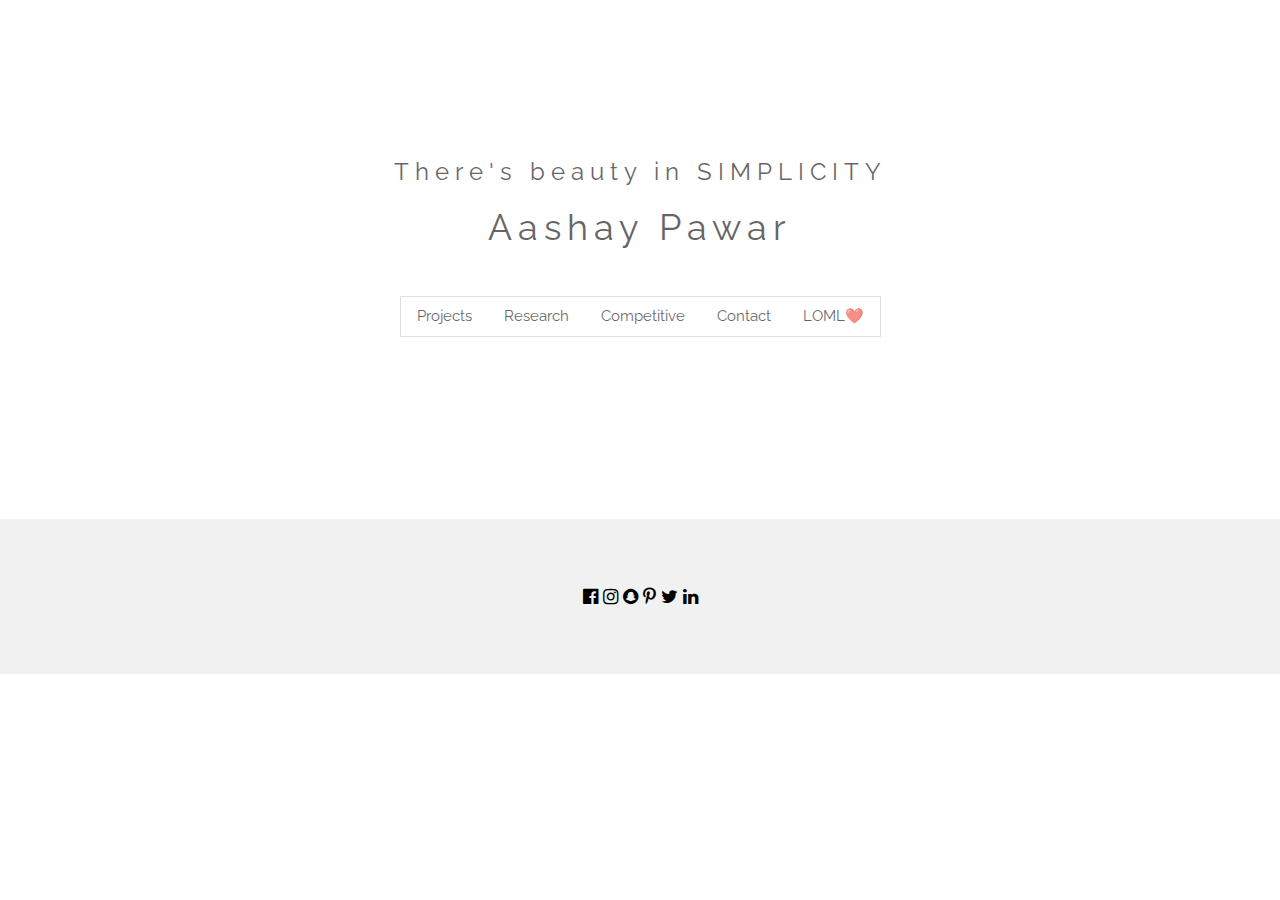
<file: index.html>
<!DOCTYPE html>
<html>
<head>
<title>Extended Profile</title>
<meta charset="UTF-8">
<meta name="viewport" content="width=device-width, initial-scale=1">
<link rel="stylesheet" href="https://www.w3schools.com/w3css/4/w3.css">
<link rel="stylesheet" href="https://fonts.googleapis.com/css?family=Raleway">
<link rel="stylesheet" href="https://cdnjs.cloudflare.com/ajax/libs/font-awesome/4.7.0/css/font-awesome.min.css">
<style>
body,h1 {font-family: "Raleway", Arial, sans-serif}
h1 {letter-spacing: 6px}
.w3-row-padding img {margin-bottom: 12px}
</style>
</head>
<body>

<!-- !PAGE CONTENT! -->
<div class="w3-content" style="max-width:1500px">

<!-- Header -->
<header class="w3-panel w3-center w3-opacity" style="padding:128px 16px">
  <h1 class="w3-xlarge">There's beauty in SIMPLICITY</h1>
  <h1>Aashay Pawar</h1>
  
  <div class="w3-padding-32">
    <div class="w3-bar w3-border">
      <a href="projects.html" class="w3-bar-item w3-button">Projects</a>
      <a href="research.html" class="w3-bar-item w3-button">Research</a>
      <a href="competitive.html" class="w3-bar-item w3-button">Competitive</a>
      <a href="contact.html" class="w3-bar-item w3-button">Contact</a>
      <a href="LOML.html" class="w3-bar-item w3-button">LOML❤️</a>
    </div>
  </div>
</header>
  
<!-- End Page Content -->
</div>

<!-- Footer -->
<footer class="w3-container w3-padding-64 w3-light-grey w3-center w3-large"> 
  <i class="fa fa-facebook-official w3-hover-opacity"></i>
  <i class="fa fa-instagram w3-hover-opacity"></i>
  <i class="fa fa-snapchat w3-hover-opacity"></i>
  <i class="fa fa-pinterest-p w3-hover-opacity"></i>
  <i class="fa fa-twitter w3-hover-opacity"></i>
  <i class="fa fa-linkedin w3-hover-opacity"></i>
</footer>

</body>
</html>
</file>
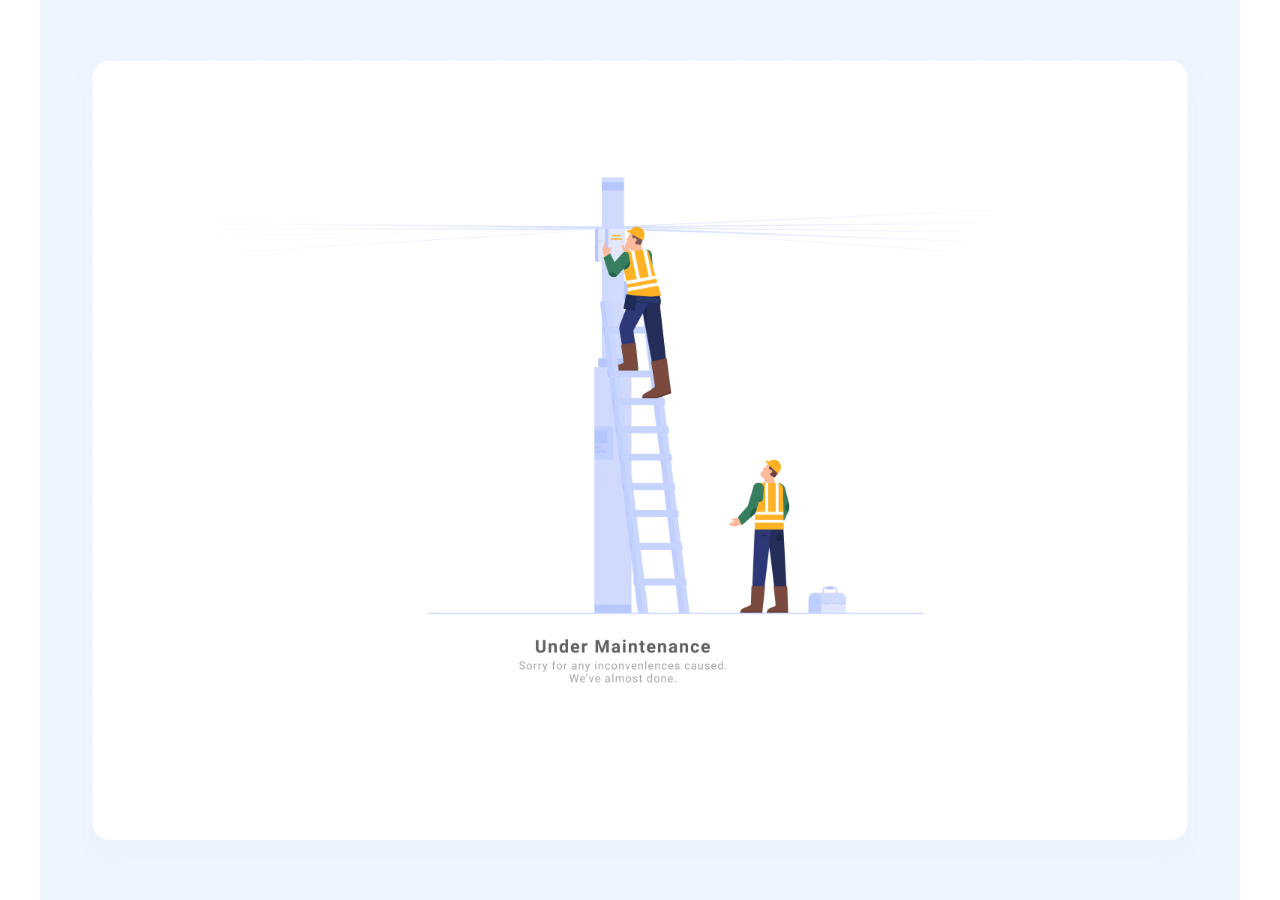
<file: competitive.html>
<html>
<head>
    <title>Competitive</title>
    <style>
        * {
            margin: 0;
            padding: 0;
        }
        .imgbox {
            display: grid;
            height: 100%;
        }
        .center-fit {
            max-width: 100%;
            max-height: 100vh;
            margin: auto;
        }
    </style>
</head>
<body>
<div class="imgbox">
    <img class="center-fit" src='undermaintainence.jpeg'>
</div>
</body>
</html>
</file>
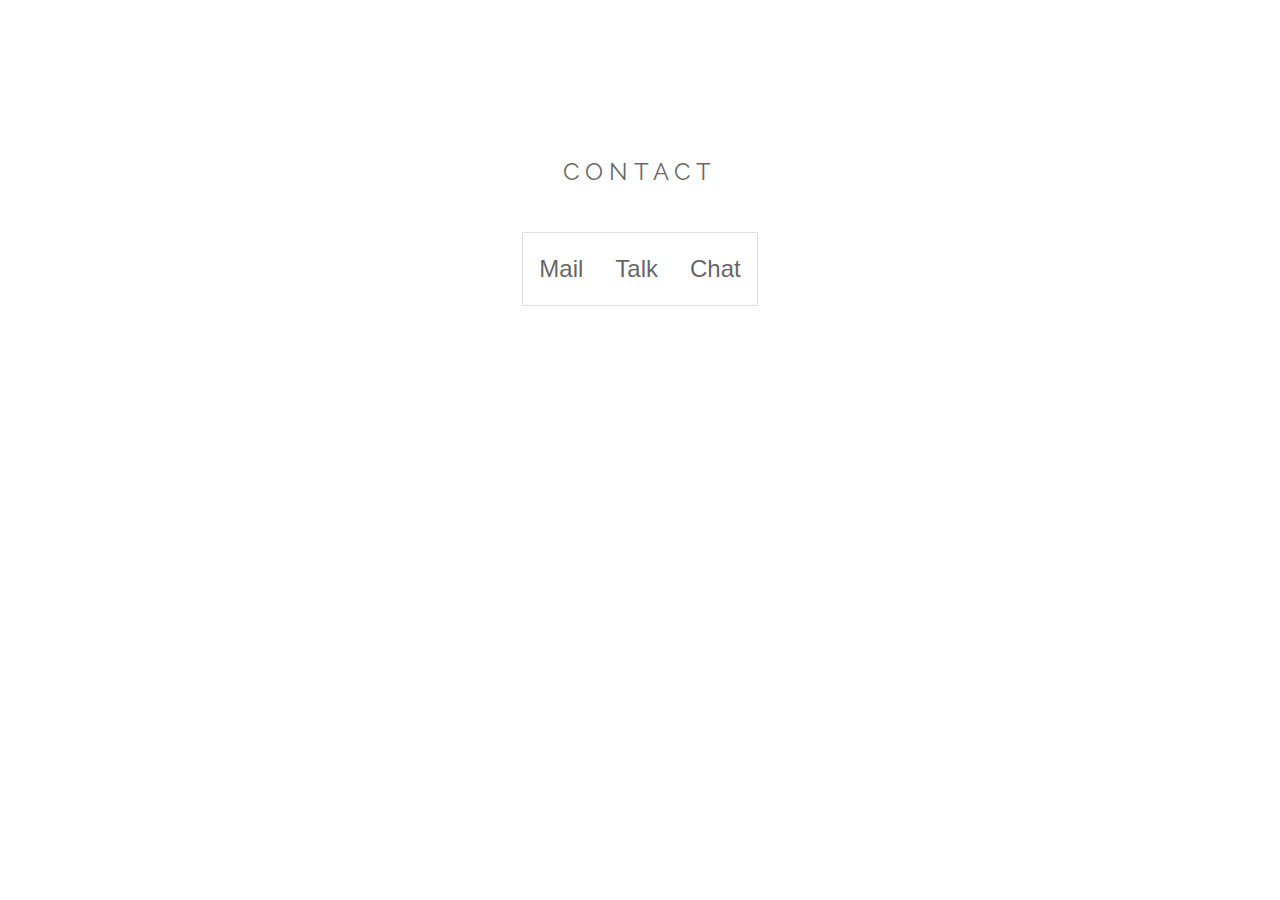
<file: contact.html>
<!DOCTYPE html>
<html>
<head>
<title>Contact</title>
<meta charset="UTF-8">
<meta name="viewport" content="width=device-width, initial-scale=1">
<link rel="stylesheet" href="https://www.w3schools.com/w3css/4/w3.css">
<link rel="stylesheet" href="https://fonts.googleapis.com/css?family=Raleway">
<link rel="stylesheet" href="https://cdnjs.cloudflare.com/ajax/libs/font-awesome/4.7.0/css/font-awesome.min.css">
<style>
body,h1 {font-family: "Raleway", Arial, sans-serif}
h1 {letter-spacing: 6px}
.w3-row-padding img {margin-bottom: 12px}
</style>
</head>
<body>

<!-- !PAGE CONTENT! -->
<div class="w3-content" style="max-width:1500px">

<!-- Header -->
<header class="w3-panel w3-center w3-opacity" style="padding:128px 16px">
  <h1 class="w3-xlarge">CONTACT</h1>
  
  
  <div class="w3-padding-32">
    <div class="w3-bar w3-border">
      <a href="mailto:pawar.aa@northeastern.edu" class="w3-bar-item w3-button"><h3>Mail</h3></a>
      <a href="tel:+16172384119" class="w3-bar-item w3-button"><h3>Talk</h3></a>
      <a href="sms:+16172384119" class="w3-bar-item w3-button"><h3>Chat</h3></a>
    </div>
  </div>
</header>
  
<!-- End Page Content -->
</div>


</body>
</html>
</file>
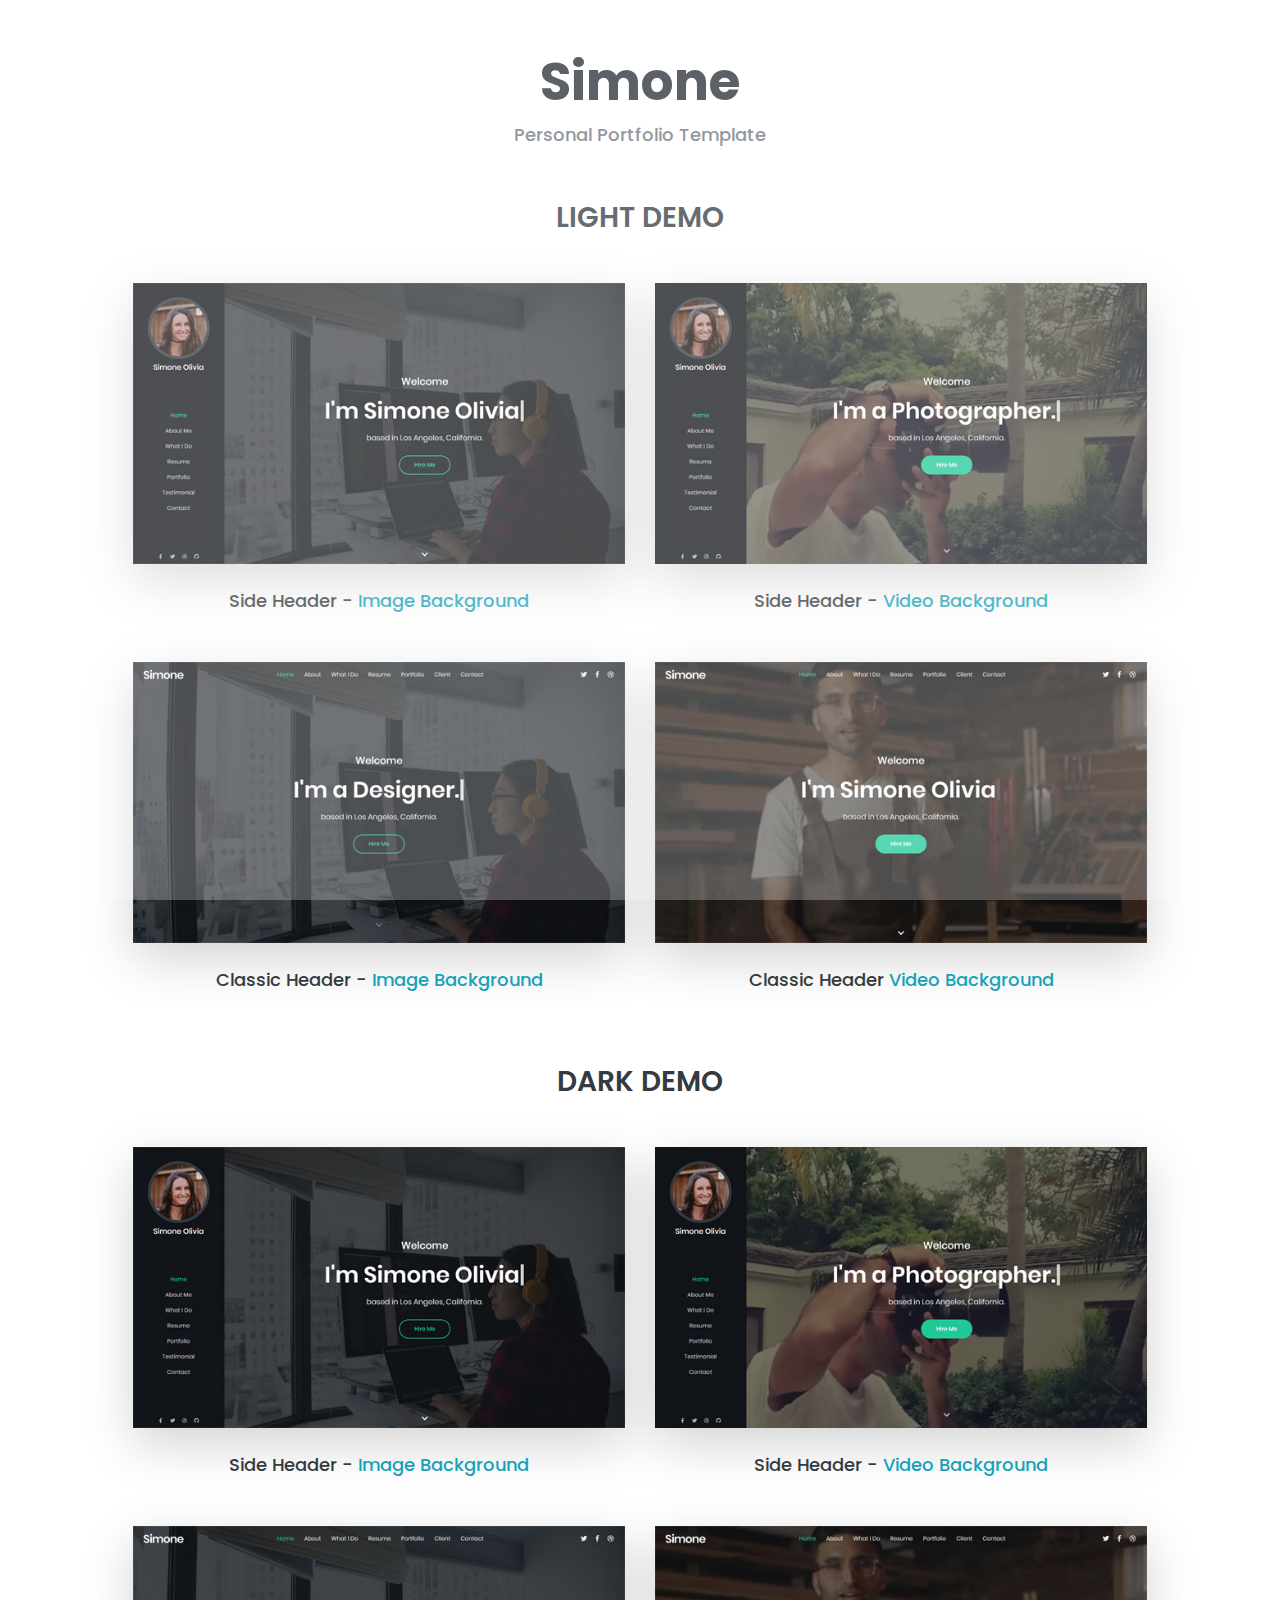
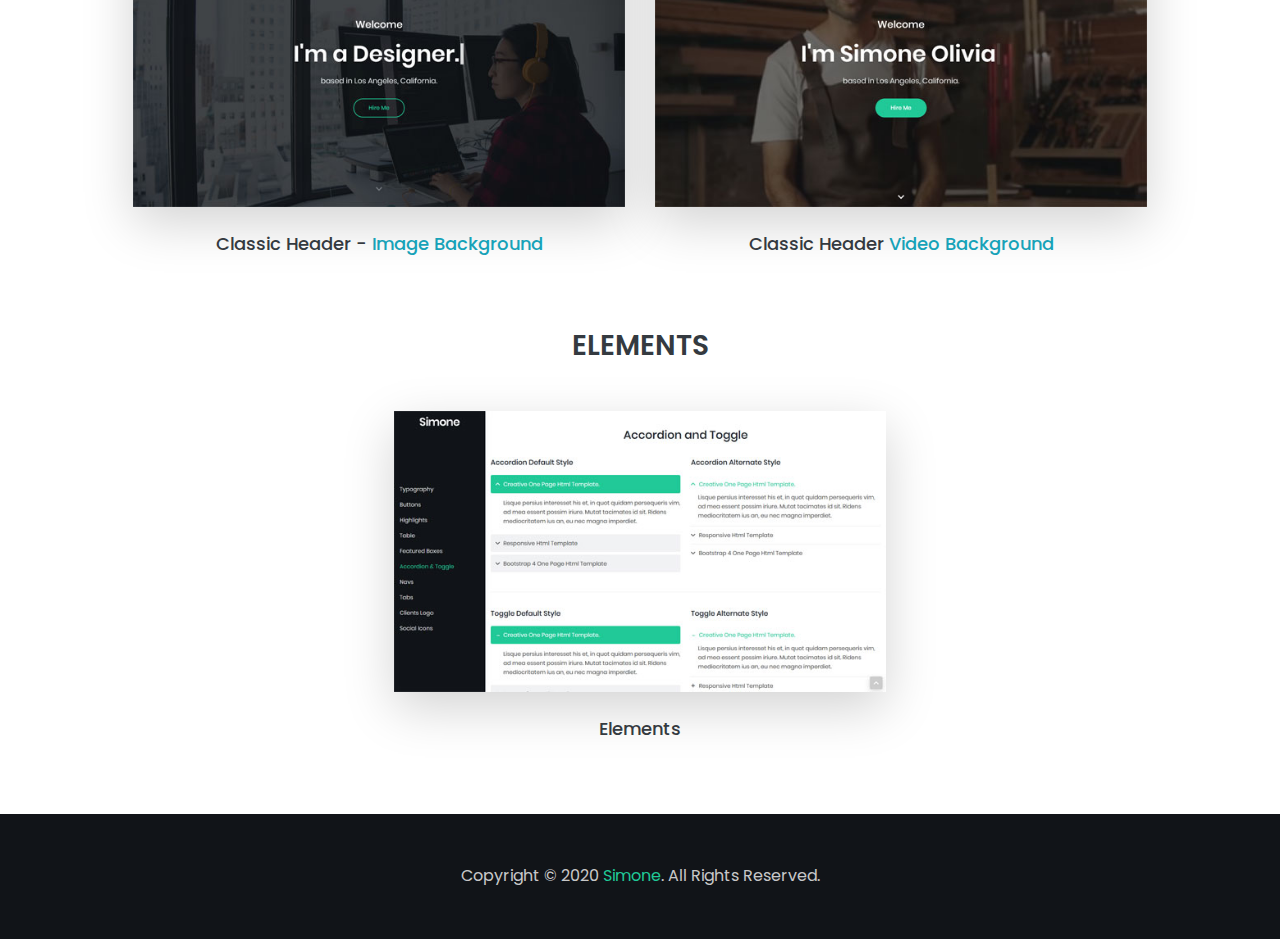
<file: demos.html>
<!DOCTYPE html>
<html lang="en">
<head>
<meta charset="utf-8" />
<meta http-equiv="X-UA-Compatible" content="IE=edge">
<meta name="viewport" content="width=device-width, initial-scale=1">
<link href="images/favicon.png" rel="icon" />
<title>Simone - Personal Portfolio Template</title>
<meta name="author" content="harnishdesign.net">

<!-- Web Fonts
======================= -->
<link rel='stylesheet' href='https://fonts.googleapis.com/css?family=Poppins:100,200,300,400,500,600,700,800,900' type='text/css'>

<!-- Stylesheet
======================= -->
<link rel="stylesheet" type="text/css" href="vendor/bootstrap/css/bootstrap.min.css"/>
<link rel="stylesheet" type="text/css" href="css/stylesheet.css"/>
</head>
<body>

<!-- Preloader -->
<div class="preloader">
  <div class="lds-ellipsis">
    <div></div>
    <div></div>
    <div></div>
    <div></div>
  </div>
</div>
<!-- Preloader End --> 

<div id="main-wrapper"> 

<!-- Header -->
<header class="text-center bg-white py-5">
  <h1 class="text-13 font-weight-700">Simone</h1>
  <h2 class="text-muted text-4">Personal Portfolio Template</h2>
</header>
<div class="container text-center pb-5">
  <h2 class="text-7 mb-4 text-dark text-uppercase font-weight-600">Light Demo</h2>
  <div class="row mx-lg-5">
    <div class="col-md-6 my-4"> <a class="text-dark" target="_blank" href="index.html"><img src="images/demos/index.jpg" class="img-fluid shadow-lg" alt="image"> <span class="text-4 font-weight-500 pt-3 d-block">Side Header - <span class="text-info">Image Background</span></span> </a> </div>
	<div class="col-md-6 my-4"> <a class="text-dark" target="_blank" href="index-video-youtube.html"><img src="images/demos/index-video.jpg" class="img-fluid shadow-lg" alt="image"> <span class="text-4 font-weight-500 pt-3 d-block">Side Header - <span class="text-info">Video Background</span></span> </a> </div>
	
	<div class="col-md-6 my-4"> <a class="text-dark" target="_blank" href="index-classic-header.html"><img src="images/demos/index-classic-header.jpg" class="img-fluid shadow-lg" alt="image"> <span class="text-4 font-weight-500 pt-3 d-block">Classic Header - <span class="text-info">Image Background</span></span> </a> </div>
	<div class="col-md-6 my-4"> <a class="text-dark" target="_blank" href="index-video-youtube-classic-header.html"><img src="images/demos/index-video-classic-header.jpg" class="img-fluid shadow-lg" alt="image"> <span class="text-4 font-weight-500 pt-3 d-block">Classic Header <span class="text-info">Video Background</span></span> </a> </div>
  </div>
  <h2 class="text-7 mb-4 text-dark text-uppercase font-weight-600 mt-5">Dark Demo</h2>
  <div class="row mx-lg-5">
	<div class="col-md-6 my-4"> <a class="text-dark" target="_blank" href="index-dark.html"><img src="images/demos/index.jpg" class="img-fluid shadow-lg" alt="image"> <span class="text-4 font-weight-500 pt-3 d-block">Side Header - <span class="text-info">Image Background</span></span> </a> </div>
	<div class="col-md-6 my-4"> <a class="text-dark" target="_blank" href="index-video-youtube-dark.html"><img src="images/demos/index-video.jpg" class="img-fluid shadow-lg" alt="image"> <span class="text-4 font-weight-500 pt-3 d-block">Side Header - <span class="text-info">Video Background</span></span> </a> </div>
	<div class="col-md-6 my-4"> <a class="text-dark" target="_blank" href="index-dark-classic-header.html"><img src="images/demos/index-classic-header.jpg" class="img-fluid shadow-lg" alt="image"> <span class="text-4 font-weight-500 pt-3 d-block">Classic Header - <span class="text-info">Image Background</span></span> </a> </div>
	<div class="col-md-6 my-4"> <a class="text-dark" target="_blank" href="index-video-youtube-dark-classic-header.html"><img src="images/demos/index-video-classic-header.jpg" class="img-fluid shadow-lg" alt="image"> <span class="text-4 font-weight-500 pt-3 d-block">Classic Header <span class="text-info">Video Background</span></span> </a> </div>
  </div>
  <h2 class="text-7 mb-4 text-dark text-uppercase font-weight-600 mt-5">Elements</h2>
  <div class="row mx-lg-5 justify-content-center">
	<div class="col-md-6 my-4"> <a class="text-dark" target="_blank" href="elements.html"><img src="images/demos/elements.jpg" class="img-fluid shadow-lg" alt="image"> <span class="text-4 font-weight-500 pt-3 d-block">Elements</span> </a> </div>
  </div>
</div>

<!-- Footer -->
<footer id="footer" class="text-center bg-dark footer-text-light py-5">
  <p class="mb-0">Copyright © 2020 <a href="#">Simone</a>. All Rights Reserved.</p>
</footer>
</div>
<!-- Script --> 
<script src="vendor/jquery/jquery.min.js"></script> 
<script src="vendor/bootstrap/js/bootstrap.bundle.min.js"></script> 
<script src="js/theme.js"></script>
</body>
</html>
</file>
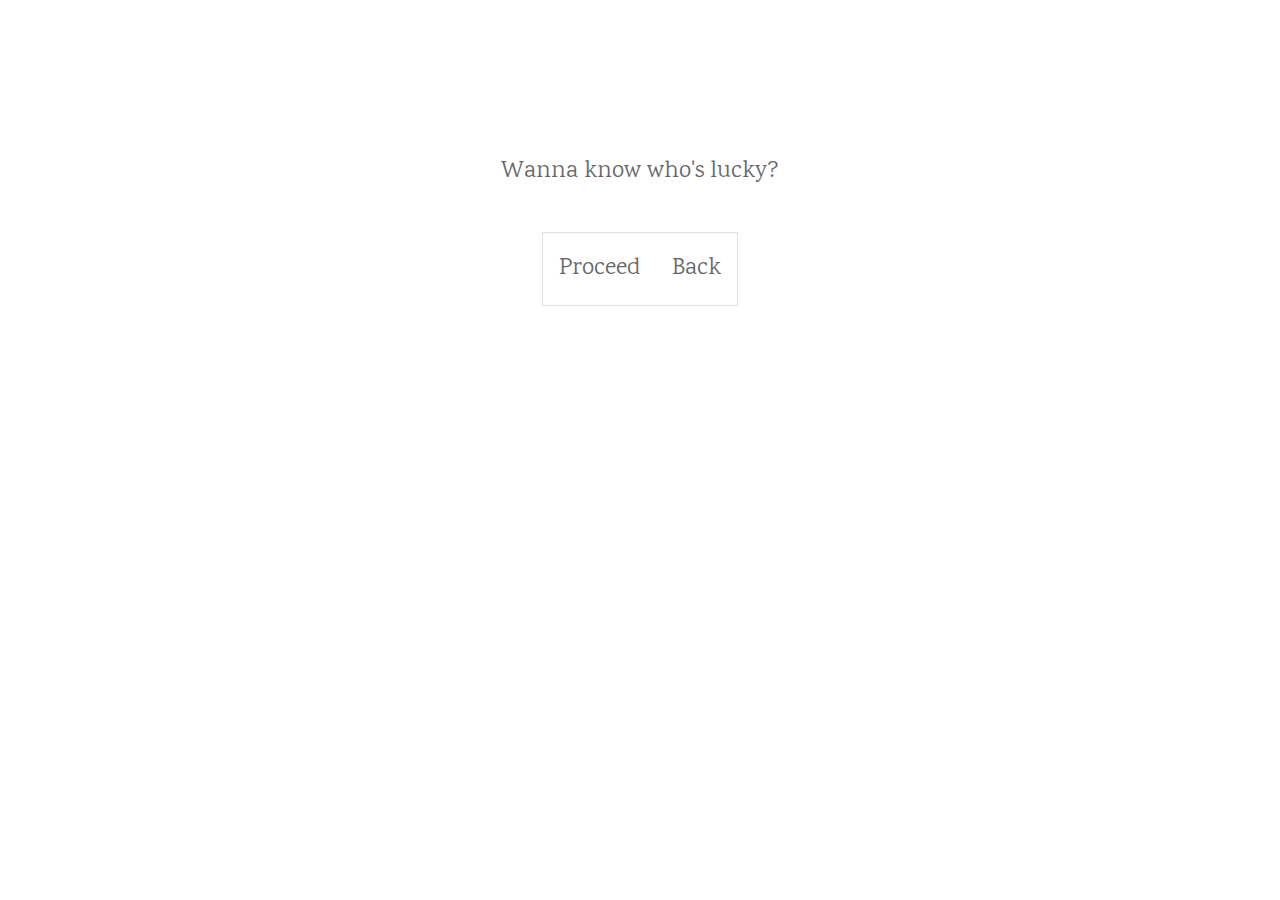
<file: LOML.html>
<!DOCTYPE html>
<html>
<head>
<title>LOML</title>
<meta charset="UTF-8">
<meta name="viewport" content="width=device-width, initial-scale=1">
<link rel="stylesheet" href="https://www.w3schools.com/w3css/4/w3.css">
<link rel="stylesheet" href="https://fonts.googleapis.com/css?family=Karma">
<style>
body,h1,h2,h3,h4,h5,h6 {font-family: "Karma", sans-serif}
.w3-bar-block .w3-bar-item {padding:20px}
</style>
<script type="text/javascript">
    function open_win() {
        window.open("https://www.facebook.com")
        window.open("https://www.instagram.com")
        window.open("https://www.linkedin.com")
        window.open("https://www.gmail.com")
        window.alert("Details fetched, Have a Great Day!!!")
    }
    </script>
</head>
<body>
  
<!-- !PAGE CONTENT! -->
<header class="w3-panel w3-center w3-opacity" style="padding:128px 16px">
    <h1 class="w3-xlarge">Wanna know who's lucky?</h1>
    
    <div class="w3-padding-32">
      <div class="w3-bar w3-border">
        <div class="w3-bar-item w3-button" onclick="open_win()"><h3>Proceed</h3>
        </div>
        <a href="index.html" class="w3-bar-item w3-button"><h3>Back</h3></a>
      </div>
    </div>
  </header>
<!-- End page content -->
</div>
</body>
</html>
</file>
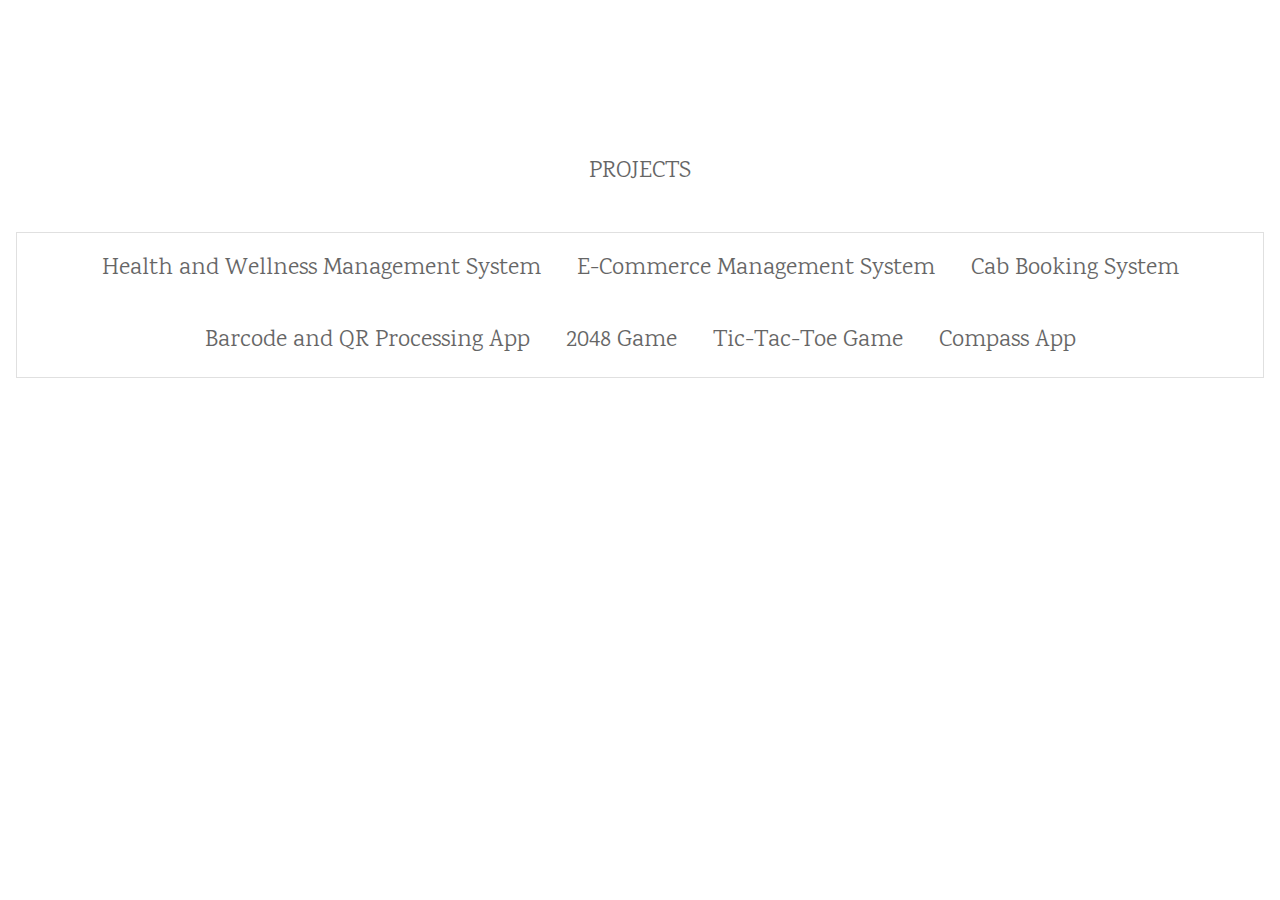
<file: projects.html>
<!DOCTYPE html>
<html>
<head>
<title>Projects</title>
<meta charset="UTF-8">
<meta name="viewport" content="width=device-width, initial-scale=1">
<link rel="stylesheet" href="https://www.w3schools.com/w3css/4/w3.css">
<link rel="stylesheet" href="https://fonts.googleapis.com/css?family=Karma">
<style>
body,h1,h2,h3,h4,h5,h6 {font-family: "Karma", sans-serif}
.w3-bar-block .w3-bar-item {padding:20px}
</style>
</head>
<body>

  
<!-- !PAGE CONTENT! -->

<header class="w3-panel w3-center w3-opacity" style="padding:128px 16px">
    <h1 class="w3-xlarge">PROJECTS</h1>
    
    <div class="w3-padding-32">
      <div class="w3-bar w3-border">
        <a href="https://scholar.google.com/citations?user=9UwnRSgAAAAJ&hl=en" class="w3-button">
            <h3>Health and Wellness Management System</h3>
        </a>
        <a href="https://www.semanticscholar.org/author/Aashay-Pawar/2048009701" class="w3-button">
            <h3>E-Commerce Management System</h3>
        </a>
        <a href="https://www.webofscience.com/wos/op/login-redirect/wos-op/researcher/4626249/aashay-pawar/" class="w3-button">
            <h3>Cab Booking System</h3>
        </a>
        <a href="https://scholar.google.com/citations?user=9UwnRSgAAAAJ&hl=en" class="w3-button">
            <h3>Barcode and QR Processing App</h3>
        </a>
        <a href="https://www.semanticscholar.org/author/Aashay-Pawar/2048009701" class="w3-button">
            <h3>2048 Game</h3>
        </a>
        <a href="https://www.webofscience.com/wos/op/login-redirect/wos-op/researcher/4626249/aashay-pawar/" class="w3-button">
            <h3>Tic-Tac-Toe Game</h3>
        </a>
        <a href="https://www.webofscience.com/wos/op/login-redirect/wos-op/researcher/4626249/aashay-pawar/" class="w3-button">
            <h3>Compass App</h3>
        </a>
      </div>
    </div>
  </header>
<!-- End page content -->
</div>


</body>
</html>
</file>
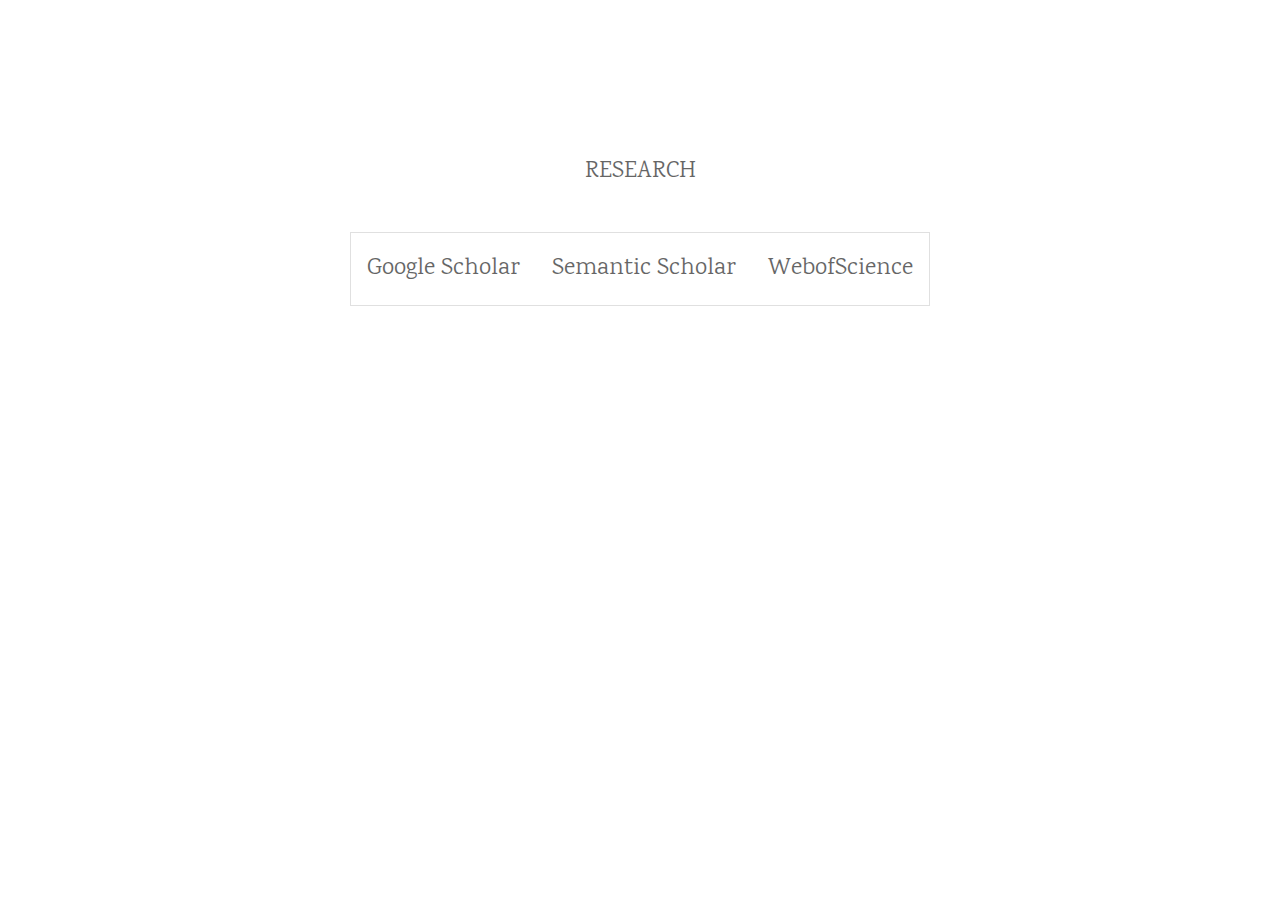
<file: research.html>
<!DOCTYPE html>
<html>
<head>
<title>W3.CSS Template</title>
<meta charset="UTF-8">
<meta name="viewport" content="width=device-width, initial-scale=1">
<link rel="stylesheet" href="https://www.w3schools.com/w3css/4/w3.css">
<link rel="stylesheet" href="https://fonts.googleapis.com/css?family=Karma">
<style>
body,h1,h2,h3,h4,h5,h6 {font-family: "Karma", sans-serif}
.w3-bar-block .w3-bar-item {padding:20px}
</style>
</head>
<body>
  
<!-- !PAGE CONTENT! -->
<header class="w3-panel w3-center w3-opacity" style="padding:128px 16px">
    <h1 class="w3-xlarge">RESEARCH</h1>
    
    <div class="w3-padding-32">
      <div class="w3-bar w3-border">
        <a href="https://scholar.google.com/citations?user=9UwnRSgAAAAJ&hl=en" class="w3-bar-item w3-button"><h3>Google Scholar</h3></a>
        <a href="https://www.semanticscholar.org/author/Aashay-Pawar/2048009701" class="w3-bar-item w3-button"><h3>Semantic Scholar</h3></a>
        <a href="https://www.webofscience.com/wos/op/login-redirect/wos-op/researcher/4626249/aashay-pawar/" class="w3-bar-item w3-button"><h3>WebofScience</h3></a>
      </div>
    </div>
  </header>
<!-- End page content -->
</div>
</body>
</html>
</file>
<file: css/stylesheet.css>
/*===========================================================

   Template Name: Simone - Personal Portfolio Template
   Author: Harnish Design
   Template URL: http://demo.harnishdesign.net/html/simone
   Author URL: https://themeforest.net/user/harnishdesign
   File Description : Main css file of the template
	
=================================================
  Table of Contents
=================================================

	1. Basic
	2. Helpers Classes
	3. Layouts
	4. Header
		4.1 Navigation
		4.2 Secondary Nav
		4.3 Page Header
	5 Elements
		5.1 Featured Box
		5.2 Team
		5.3 Accordion & Toggle
		5.4 Nav
		5.5 Tabs
		5.6 Hero Background
		5.7 Owl Carousel
		5.8 Brands Grid
		5.9 Portfolio
		5.10 List Style
	6 Footer
		6.1 Social Icons
		6.2 Back to Top
	7 Extra

=======================================================*/
/* =================================== */
/*  1. Basic Style 
/* =================================== */
body, html {
  height: 100%;
}

body {
  background: #dddddd;
  color: #4c4d4d;
  font-family: "Poppins", sans-serif;
}

/*-------- Preloader --------*/
.preloader {
  position: fixed;
  width: 100%;
  height: 100%;
  z-index: 999999999 !important;
  background-color: #fff;
  top: 0;
  left: 0;
  right: 0;
  bottom: 0;
}
.preloader .lds-ellipsis {
  display: inline-block;
  position: absolute;
  width: 80px;
  height: 80px;
  margin-top: -40px;
  margin-left: -40px;
  top: 50%;
  left: 50%;
}
.preloader .lds-ellipsis div {
  position: absolute;
  top: 33px;
  width: 13px;
  height: 13px;
  border-radius: 50%;
  background: #000;
  animation-timing-function: cubic-bezier(0, 1, 1, 0);
}
.preloader .lds-ellipsis div:nth-child(1) {
  left: 8px;
  animation: lds-ellipsis1 0.6s infinite;
}
.preloader .lds-ellipsis div:nth-child(2) {
  left: 8px;
  animation: lds-ellipsis2 0.6s infinite;
}
.preloader .lds-ellipsis div:nth-child(3) {
  left: 32px;
  animation: lds-ellipsis2 0.6s infinite;
}
.preloader .lds-ellipsis div:nth-child(4) {
  left: 56px;
  animation: lds-ellipsis3 0.6s infinite;
}

.preloader.preloader-dark {
  background-color: #000;
}

.preloader.preloader-dark .lds-ellipsis div {
  background-color: #fff;
}

@keyframes lds-ellipsis1 {
  0% {
    transform: scale(0);
  }
  100% {
    transform: scale(1);
  }
}
@keyframes lds-ellipsis3 {
  0% {
    transform: scale(1);
  }
  100% {
    transform: scale(0);
  }
}
@keyframes lds-ellipsis2 {
  0% {
    transform: translate(0, 0);
  }
  100% {
    transform: translate(24px, 0);
  }
}
/*--- Preloader Magnific Popup ----*/
.mfp-container .preloader {
  background: transparent;
}
.mfp-container .preloader .lds-ellipsis div {
  background: #fff;
}

::selection {
  background: #20c997;
  color: #fff;
  text-shadow: none;
}

form {
  padding: 0;
  margin: 0;
  display: inline;
}

img {
  vertical-align: inherit;
}

a, a:focus {
  color: #20c997;
  -webkit-transition: all 0.2s ease;
  transition: all 0.2s ease;
}

a:hover, a:active {
  color: #1baa80;
  text-decoration: none;
  -webkit-transition: all 0.2s ease;
  transition: all 0.2s ease;
}

a:focus, a:active,
.btn.active.focus,
.btn.active:focus,
.btn.focus,
.btn:active.focus,
.btn:active:focus,
.btn:focus,
button:focus,
button:active {
  outline: none;
}

p {
  line-height: 1.8;
}

blockquote {
  border-left: 5px solid #eee;
  padding: 10px 20px;
}

iframe {
  border: 0 !important;
}

h1, h2, h3, h4, h5, h6 {
  color: #252b33;
  font-family: "Poppins", sans-serif;
}

/* =================================== */
/*  2. Helpers Classes
/* =================================== */
/* Box Shadow */
.shadow-md {
  -webkit-box-shadow: 0px 0px 50px -35px rgba(0, 0, 0, 0.4) !important;
  box-shadow: 0px 0px 50px -35px rgba(0, 0, 0, 0.4) !important;
}

/* Border Radius */
.rounded-lg {
  border-radius: 0.6rem !important;
}

.rounded-top-0 {
  border-top-left-radius: 0px !important;
  border-top-right-radius: 0px !important;
}

.rounded-bottom-0 {
  border-bottom-left-radius: 0px !important;
  border-bottom-right-radius: 0px !important;
}

.rounded-left-0 {
  border-top-left-radius: 0px !important;
  border-bottom-left-radius: 0px !important;
}

.rounded-right-0 {
  border-top-right-radius: 0px !important;
  border-bottom-right-radius: 0px !important;
}

/* Border Size */
.border-1 {
  border-width: 1px !important;
}

.border-2 {
  border-width: 2px !important;
}

.border-3 {
  border-width: 3px !important;
}

.border-4 {
  border-width: 4px !important;
}

.border-5 {
  border-width: 5px !important;
}

/* Text Size */
.text-0 {
  font-size: 11px !important;
  font-size: 0.6875rem !important;
}

.text-1 {
  font-size: 12px !important;
  font-size: 0.75rem !important;
}

.text-2 {
  font-size: 14px !important;
  font-size: 0.875rem !important;
}

.text-3 {
  font-size: 16px !important;
  font-size: 1rem !important;
}

.text-4 {
  font-size: 18px !important;
  font-size: 1.125rem !important;
}

.text-5 {
  font-size: 21px !important;
  font-size: 1.3125rem !important;
}

.text-6 {
  font-size: 24px !important;
  font-size: 1.50rem !important;
}

.text-7 {
  font-size: 28px !important;
  font-size: 1.75rem !important;
}

.text-8 {
  font-size: 32px !important;
  font-size: 2rem !important;
}

.text-9 {
  font-size: 36px !important;
  font-size: 2.25rem !important;
}

.text-10 {
  font-size: 40px !important;
  font-size: 2.50rem !important;
}

.text-11 {
  font-size: 2.75rem !important;
}
@media (max-width: 1200px) {
  .text-11 {
    font-size: calc(1.4rem + 1.8vw)  !important;
  }
}

.text-12 {
  font-size: 3rem !important;
}
@media (max-width: 1200px) {
  .text-12 {
    font-size: calc(1.425rem + 2.1vw)  !important;
  }
}

.text-13 {
  font-size: 3.25rem !important;
}
@media (max-width: 1200px) {
  .text-13 {
    font-size: calc(1.45rem + 2.4vw)  !important;
  }
}

.text-14 {
  font-size: 3.5rem !important;
}
@media (max-width: 1200px) {
  .text-14 {
    font-size: calc(1.475rem + 2.7vw)  !important;
  }
}

.text-15 {
  font-size: 3.75rem !important;
}
@media (max-width: 1200px) {
  .text-15 {
    font-size: calc(1.5rem + 3vw)  !important;
  }
}

.text-16 {
  font-size: 4rem !important;
}
@media (max-width: 1200px) {
  .text-16 {
    font-size: calc(1.525rem + 3.3vw)  !important;
  }
}

.text-17 {
  font-size: 4.5rem !important;
}
@media (max-width: 1200px) {
  .text-17 {
    font-size: calc(1.575rem + 3.9vw)  !important;
  }
}

.text-18 {
  font-size: 5rem !important;
}
@media (max-width: 1200px) {
  .text-18 {
    font-size: calc(1.625rem + 4.5vw)  !important;
  }
}

.text-19 {
  font-size: 5.25rem !important;
}
@media (max-width: 1200px) {
  .text-19 {
    font-size: calc(1.65rem + 4.8vw)  !important;
  }
}

.text-20 {
  font-size: 5.75rem !important;
}
@media (max-width: 1200px) {
  .text-20 {
    font-size: calc(1.7rem + 5.4vw)  !important;
  }
}

.text-21 {
  font-size: 6.5rem !important;
}
@media (max-width: 1200px) {
  .text-21 {
    font-size: calc(1.775rem + 6.3vw)  !important;
  }
}

.text-22 {
  font-size: 7rem !important;
}
@media (max-width: 1200px) {
  .text-22 {
    font-size: calc(1.825rem + 6.9vw)  !important;
  }
}

.text-23 {
  font-size: 7.75rem !important;
}
@media (max-width: 1200px) {
  .text-23 {
    font-size: calc(1.9rem + 7.8vw)  !important;
  }
}

.text-24 {
  font-size: 8.25rem !important;
}
@media (max-width: 1200px) {
  .text-24 {
    font-size: calc(1.95rem + 8.4vw)  !important;
  }
}

.text-25 {
  font-size: 9rem !important;
}
@media (max-width: 1200px) {
  .text-25 {
    font-size: calc(2.025rem + 9.3vw)  !important;
  }
}

.text-11, .text-12, .text-13, .text-14, .text-15, .text-16, .text-17, .text-18, .text-19, .text-20, .text-21, .text-22, .text-23, .text-24, .text-25 {
  line-height: 1.3;
}

/* Line height */
.line-height-07 {
  line-height: 0.7 !important;
}

.line-height-1 {
  line-height: 1 !important;
}

.line-height-2 {
  line-height: 1.2 !important;
}

.line-height-3 {
  line-height: 1.4 !important;
}

.line-height-4 {
  line-height: 1.6 !important;
}

.line-height-5 {
  line-height: 1.8 !important;
}

/* Font Weight */
.font-weight-100 {
  font-weight: 100 !important;
}

.font-weight-200 {
  font-weight: 200 !important;
}

.font-weight-300 {
  font-weight: 300 !important;
}

.font-weight-400 {
  font-weight: 400 !important;
}

.font-weight-500 {
  font-weight: 500 !important;
}

.font-weight-600 {
  font-weight: 600 !important;
}

.font-weight-700 {
  font-weight: 700 !important;
}

.font-weight-800 {
  font-weight: 800 !important;
}

.font-weight-900 {
  font-weight: 900 !important;
}

/* Opacity */
.opacity-0 {
  opacity: 0;
}

.opacity-1 {
  opacity: 0.1;
}

.opacity-2 {
  opacity: 0.2;
}

.opacity-3 {
  opacity: 0.3;
}

.opacity-4 {
  opacity: 0.4;
}

.opacity-5 {
  opacity: 0.5;
}

.opacity-6 {
  opacity: 0.6;
}

.opacity-7 {
  opacity: 0.7;
}

.opacity-8 {
  opacity: 0.8;
}

.opacity-9 {
  opacity: 0.9;
}

.opacity-10 {
  opacity: 1;
}

/* Background light */
.bg-light-1 {
  background-color: #e9ecef !important;
}

.bg-light-2 {
  background-color: #dee2e6 !important;
}

.bg-light-3 {
  background-color: #ced4da !important;
}

.bg-light-4 {
  background-color: #adb5bd !important;
}

/* Background Dark */
.bg-dark {
  background-color: #111418 !important;
}

.bg-dark-1 {
  background-color: #212529 !important;
}

.bg-dark-2 {
  background-color: #343a40 !important;
}

.bg-dark-3 {
  background-color: #495057 !important;
}

.bg-dark-4 {
  background-color: #6c757d !important;
}

/* Progress Bar */
.progress-sm {
  height: 0.5rem !important;
}

.progress-lg {
  height: 1.5rem !important;
}

hr {
  border-top: 1px solid rgba(16, 85, 96, 0.1);
}

/* =================================== */
/*  3. Layouts
/* =================================== */
#main-wrapper {
  background: #fff;
}

.box #main-wrapper {
  max-width: 1200px;
  margin: 0 auto;
  -webkit-box-shadow: 0px 0px 10px rgba(0, 0, 0, 0.1);
  box-shadow: 0px 0px 10px rgba(0, 0, 0, 0.1);
}

.section {
  position: relative;
  padding: 0rem 0;
  overflow: hidden;
}

@media (max-width: 767.98px) {
  .section {
    padding: 3.5rem 0;
  }
}
@media (min-width: 1200px) {
  .container {
    max-width: 1170px !important;
  }
}
/*== Fullscreen Height ==*/
.fullscreen {
  min-height: 100vh !important;
}

/*== Fullscreen Height ==*/
.fullscreen-with-header {
  min-height: calc(100vh - 67px) !important;
}

/*== Scroll Down Arrow ==*/
.scroll-down-arrow {
  position: absolute;
  z-index: 3;
  bottom: 20px;
  left: 50%;
  margin-left: -16px;
  width: 32px;
  height: 32px;
  line-height: 32px;
  font-size: 20px;
  text-align: center;
  color: #fff;
}
.scroll-down-arrow .animated {
  position: relative;
  animation: fadeInDown 1.5s infinite;
  -webkit-animation: fadeInDown 1.5s infinite;
  -moz-animation: fadeInDown 1.5s infinite;
  -o-animation: fadeInDown 1.5s infinite;
}




@keyframes fadeInDown {
  0% {
    top: -25px;
    opacity: 0;
  }
  100% {
    top: 10px;
    opacity: 1;
  }
}
/*== Heading Separator Line ==*/
.heading-separator-line {
  width: 80px;
}

/*== box Framed ==*/
@media (min-width: 992px) {
  .box-framed .dark.frame-top,
  .box-framed .dark.frame-bottom,
  .box-framed .dark.frame-left,
  .box-framed .dark.frame-right {
    background: #000;
  }

  .box-framed .frame-top, .box-framed .frame-bottom, .box-framed .frame-left, .box-framed .frame-right {
    position: fixed;
    top: 0;
    left: 0;
    background: #f0f0f0;
    z-index: 1051;
  }
  .box-framed .dark .frame-top, .box-framed .dark .frame-bottom, .box-framed .dark .frame-left, .box-framed .dark .frame-right {
    background: #000;
  }
  .box-framed .frame-left {
    bottom: 0;
    width: 20px;
  }
  .box-framed .frame-right {
    bottom: 0;
    width: 20px;
    left: auto;
    right: 0;
  }
  .box-framed .frame-top {
    right: 0;
    height: 20px;
  }
  .box-framed .frame-bottom {
    right: 0;
    height: 20px;
    top: auto;
    bottom: 0;
  }
  .box-framed #main-wrapper {
    margin-bottom: 20px;
    margin-left: 20px;
    margin-right: 20px;
  }
  .box-framed #header .primary-menu.bg-transparent {
    top: 20px;
  }
  .box-framed #header .container, .box-framed #header .container-fluid {
    padding-left: 45px;
    padding-right: 45px;
  }
  .box-framed #back-to-top {
    bottom: 30px;
    right: 30px;
  }
  .box-framed .scroll-down-arrow {
    bottom: 30px;
  }
  .box-framed .modal-dialog {
    margin: 3.2rem auto;
  }
  .box-framed #styles-switcher {
    margin-left: 20px;
  }
}
/* =================================== */
/*  4. Header
/* =================================== */
#header {
  -webkit-transition: all 0.5s ease;
  transition: all 0.5s ease;
}
#header .navbar {
  padding: 0px;
}
#header .logo {
  -webkit-box-align: center;
  -ms-flex-align: center;
  align-items: center;
  display: -webkit-box;
  display: -ms-flexbox;
  display: flex;
  -ms-flex-item-align: stretch;
  align-self: stretch;
}

/*=== 4.1 Navigation ===*/
.navbar-light .navbar-nav .active > .nav-link {
  color: #0c2f55;
}
.navbar-light .navbar-nav .nav-link.active, .navbar-light .navbar-nav .nav-link.show {
  color: #0c2f55;
}
.navbar-light .navbar-nav .show > .nav-link {
  color: #0c2f55;
}

.primary-menu {
  display: -webkit-box !important;
  display: -ms-flexbox !important;
  display: flex !important;
  height: auto !important;
  -webkit-box-ordinal-group: 0;
  -ms-flex-item-align: stretch;
  align-self: stretch;
  background: #fff;
  border-bottom: 1px solid #efefef;
}
.primary-menu.bg-transparent {
  position: absolute;
  z-index: 999;
  top: 0;
  left: 0;
  width: 100%;
  box-shadow: none;
  border-bottom: 1px solid rgba(250, 250, 250, 0.3);
}
.primary-menu.sticky-on {
  position: fixed;
  top: 0;
  width: 100%;
  z-index: 1020;
  left: 0;
  -webkit-box-shadow: 0px 0px 10px rgba(0, 0, 0, 0.05);
  box-shadow: 0px 0px 10px rgba(0, 0, 0, 0.05);
  -webkit-animation: slide-down 0.7s;
  -moz-animation: slide-down 0.7s;
  animation: slide-down 0.7s;
}
@-webkit-keyframes slide-down {
  0% {
    opacity: 0;
    transform: translateY(-100%);
  }
  100% {
    opacity: 1;
    transform: translateY(0);
  }
}
@-moz-keyframes slide-down {
  0% {
    opacity: 0;
    transform: translateY(-100%);
  }
  100% {
    opacity: 1;
    transform: translateY(0);
  }
}
@keyframes slide-down {
  0% {
    opacity: 0;
    transform: translateY(-100%);
  }
  100% {
    opacity: 1;
    transform: translateY(0);
  }
}
.primary-menu.sticky-on .none-on-sticky {
  display: none !important;
}
.primary-menu ul.navbar-nav > li {
  display: -webkit-box;
  display: -ms-flexbox;
  display: flex;
  height: 100%;
}
.primary-menu ul.navbar-nav > li + li {
  margin-left: 2px;
}
.primary-menu ul.navbar-nav > li a {
  display: -webkit-box;
  display: -ms-flexbox;
  display: flex;
  -webkit-box-align: center;
  -ms-flex-align: center;
  align-items: center;
}
.primary-menu ul.navbar-nav > li > a:not(.btn) {
  height: 70px;
  padding: 0px 0.85em;
  color: #252b33;
  -webkit-transition: all 0.2s ease;
  transition: all 0.2s ease;
  position: relative;
  position: relative;
}
.primary-menu ul.navbar-nav > li:hover > a:not(.btn), .primary-menu ul.navbar-nav > li > a.active:not(.btn) {
  color: #20c997;
  -webkit-transition: all 0.2s ease;
  transition: all 0.2s ease;
}
.primary-menu ul.navbar-nav > li a.btn {
  padding: 0.4rem 1.4rem;
}
.primary-menu ul.navbar-nav > li.dropdown .dropdown-menu li > a:not(.btn) {
  padding: 8px 0px;
  background-color: transparent;
  color: #777;
  -webkit-transition: all 0.2s ease;
  transition: all 0.2s ease;
}
.primary-menu ul.navbar-nav > li.dropdown .dropdown-menu li:hover > a:not(.btn) {
  color: #20c997;
  -webkit-transition: all 0.2s ease;
  transition: all 0.2s ease;
}
.primary-menu ul.navbar-nav > li.dropdown .dropdown-menu {
  -webkit-box-shadow: 0px 0px 12px rgba(0, 0, 0, 0.176);
  box-shadow: 0px 0px 12px rgba(0, 0, 0, 0.176);
  border: 0px none;
  padding: 10px 15px;
  min-width: 230px;
  margin: 0;
  font-size: 14px;
  font-size: 0.875rem;
  z-index: 1021;
}
.primary-menu .dropdown-menu-right {
  left: auto !important;
  right: 100% !important;
}
.primary-menu .dropdown-toggle:after {
  content: none;
}
.primary-menu.navbar-line-under-text ul.navbar-nav > li > a:not(.btn):after {
  position: absolute;
  content: "";
  height: 2px;
  width: 0;
  left: 50%;
  right: 0;
  bottom: 14px;
  background-color: transparent;
  color: #fff;
  border-bottom: 2px solid #20c997;
  -webkit-transition: all 0.3s ease-in-out;
  transition: all 0.3s ease-in-out;
  transform: translate(-50%, 0) translateZ(0);
  -webkit-transform: translate(-50%, 0) translateZ(0);
}
.primary-menu.navbar-line-under-text ul.navbar-nav > li > a:hover:not(.logo):after, .primary-menu.navbar-line-under-text ul.navbar-nav > li > a.active:after {
  width: calc(100% - 0.99em);
}

/*== Side Header ==*/
.side-header #main-wrapper {
  margin-left: 260px;
}
.side-header #header {
  border: none;
}
.side-header .primary-menu {
  position: fixed;
  left: 0;
  top: 0;
  width: 260px;
  height: 100% !important;
  background: #fff;
  border-right: 1px solid rgba(0, 0, 0, 0.07);
  -webkit-box-shadow: 0 0 15px rgba(0, 0, 0, 0.065);
  box-shadow: 0 0 15px rgba(0, 0, 0, 0.065);
  z-index: 2;
  overflow: hidden;
  overflow-y: auto;
}
.side-header .navbar-collapse .navbar-nav {
  flex-direction: column;
  width: 100%;
}
.side-header ul.navbar-nav li {
  display: block;
}
.side-header ul.navbar-nav li a:not(.btn) {
  display: block;
  height: auto;
}
.side-header ul.navbar-nav li + li {
  margin-left: 0px;
}
.side-header ul.navbar-nav li > a:hover:after, .side-header ul.navbar-nav li > a.active:after {
  content: none;
  width: 0px;
}
.side-header ul.navbar-nav > li > a:not(.btn) {
  height: auto;
  padding: 10px 0;
  position: relative;
}
.side-header.side-header-right #main-wrapper {
  margin-right: 260px;
  margin-left: auto;
}
.side-header.side-header-right .primary-menu {
  left: auto;
  right: 0;
}

@media (max-width: 991.98px) {
  .side-header #main-wrapper {
    margin-left: auto;
  }
  .side-header .primary-menu {
    position: initial;
    width: 100%;
    height: auto !important;
    overflow: visible;
  }
  .side-header.side-header-right #main-wrapper {
    margin-right: auto;
  }
}
/*== Color Options ==*/
.primary-menu.navbar-text-light .navbar-toggler span {
  background: #fff;
}

.primary-menu.navbar-text-light .navbar-nav > li > a:not(.btn) {
  color: rgba(250, 250, 250, 0.9);
}

.primary-menu.navbar-text-light.navbar-line-under-text .navbar-nav > li > a:not(.logo):after, .primary-menu.navbar-text-light.navbar-line-under-text .navbar-nav > li > a.active:after {
  border-color: rgba(250, 250, 250, 0.6);
}

.sticky-on.bg-transparent:not(.navbar-text-light), .sticky-top .sticky-on-top.bg-transparent:not(.navbar-text-light) {
  background-color: #fff !important;
  border-bottom: 1px solid #efefef !important;
}

.sticky-on.navbar-text-light.bg-transparent, .sticky-top .sticky-on-top.navbar-text-light.bg-transparent {
  background-color: #111 !important;
  -webkit-box-shadow: 0px 0px 10px rgba(250, 250, 250, 0.03);
  box-shadow: 0px 0px 10px rgba(250, 250, 250, 0.03);
  border-bottom: none !important;
}

/* Hamburger Menu Button */
.navbar-toggler {
  width: 25px;
  height: 30px;
  padding: 10px;
  margin: 18px 15px;
  position: relative;
  border: none;
  -webkit-transform: rotate(0deg);
  transform: rotate(0deg);
  -webkit-transition: 0.5s ease-in-out;
  transition: 0.5s ease-in-out;
  cursor: pointer;
  display: block;
}
.navbar-toggler span {
  display: block;
  position: absolute;
  height: 2px;
  width: 100%;
  background: #3c3636;
  border-radius: 2px;
  opacity: 1;
  left: 0;
  -webkit-transform: rotate(0deg);
  transform: rotate(0deg);
  -webkit-transition: 0.25s ease-in-out;
  transition: 0.25s ease-in-out;
}
.navbar-toggler span:nth-child(1) {
  top: 7px;
  -webkit-transform-origin: left center;
  -moz-transform-origin: left center;
  -o-transform-origin: left center;
  transform-origin: left center;
}
.navbar-toggler span:nth-child(2) {
  top: 14px;
  -webkit-transform-origin: left center;
  -moz-transform-origin: left center;
  -o-transform-origin: left center;
  transform-origin: left center;
}
.navbar-toggler span:nth-child(3) {
  top: 21px;
  -webkit-transform-origin: left center;
  -moz-transform-origin: left center;
  -o-transform-origin: left center;
  transform-origin: left center;
}
.navbar-toggler.show span:nth-child(1) {
  top: 3px;
  left: 3px;
  -webkit-transform: rotate(45deg);
  transform: rotate(45deg);
}
.navbar-toggler.show span:nth-child(2) {
  width: 0%;
  opacity: 0;
}
.navbar-toggler.show span:nth-child(3) {
  top: 21px;
  left: 3px;
  -webkit-transform: rotate(-45deg);
  transform: rotate(-45deg);
}

.navbar-accordion {
  position: initial;
}

.navbar-expand-none .navbar-collapse {
  position: absolute;
  top: 99%;
  right: 0;
  left: 0;
  background: #fff;
  margin-top: 0px;
  z-index: 1000;
  -webkit-box-shadow: 0px 0px 15px rgba(0, 0, 0, 0.1);
  box-shadow: 0px 0px 15px rgba(0, 0, 0, 0.1);
}
.navbar-expand-none .navbar-collapse .navbar-nav {
  overflow: hidden;
  overflow-y: auto;
  max-height: 65vh;
  padding: 15px;
}
.navbar-expand-none ul.navbar-nav li {
  display: block;
  border-bottom: 1px solid #eee;
  margin: 0;
  padding: 0;
}
.navbar-expand-none ul.navbar-nav li:last-child {
  border: none;
}
.navbar-expand-none ul.navbar-nav li + li {
  margin-left: 0px;
}
.navbar-expand-none ul.navbar-nav li.dropdown > .dropdown-toggle > .arrow.show:after {
  -webkit-transform: translate(-50%, -50%) rotate(-45deg);
  transform: translate(-50%, -50%) rotate(-45deg);
  -webkit-transition: all 0.2s ease;
  transition: all 0.2s ease;
}
.navbar-expand-none ul.navbar-nav li > a:hover:after, .navbar-expand-none ul.navbar-nav li > a.active:after {
  content: none !important;
  width: 0px !important;
}
.navbar-expand-none ul.navbar-nav > li > a:not(.btn) {
  height: auto;
  padding: 8px 0;
  position: relative;
}
.navbar-expand-none ul.navbar-nav > li.dropdown .dropdown-menu li > a:not(.btn) {
  padding: 8px 0;
  position: relative;
}
.navbar-expand-none ul.navbar-nav > li.dropdown:hover > a:after {
  content: none;
}
.navbar-expand-none ul.navbar-nav > li.dropdown .dropdown-toggle .arrow:after {
  -webkit-transform: translate(-50%, -50%) rotate(134deg);
  transform: translate(-50%, -50%) rotate(134deg);
  -webkit-transition: all 0.2s ease;
  transition: all 0.2s ease;
}
.navbar-expand-none ul.navbar-nav > li.dropdown .dropdown-menu {
  margin: 0;
  -webkit-box-shadow: none;
  box-shadow: none;
  border: none;
  padding: 0px 0px 0px 15px;
}
.navbar-expand-none ul.navbar-nav > li.dropdown .dropdown-menu .dropdown-menu {
  margin: 0;
}
.navbar-expand-none.navbar-text-light .navbar-collapse {
  background: rgba(0, 0, 0, 0.95);
}
.navbar-expand-none.navbar-text-light .navbar-collapse ul.navbar-nav li {
  border-color: rgba(250, 250, 250, 0.15);
}

@media (max-width: 575.98px) {
  .navbar-expand-sm .navbar-collapse {
    position: absolute;
    top: 99%;
    right: 0;
    left: 0;
    background: #fff;
    margin-top: 0px;
    z-index: 1000;
    -webkit-box-shadow: 0px 0px 15px rgba(0, 0, 0, 0.1);
    box-shadow: 0px 0px 15px rgba(0, 0, 0, 0.1);
  }
  .navbar-expand-sm .navbar-collapse .navbar-nav {
    overflow: hidden;
    overflow-y: auto;
    max-height: 65vh;
    padding: 15px;
  }
  .navbar-expand-sm ul.navbar-nav li {
    display: block;
    border-bottom: 1px solid #eee;
    margin: 0;
    padding: 0;
  }
  .navbar-expand-sm ul.navbar-nav li:last-child {
    border: none;
  }
  .navbar-expand-sm ul.navbar-nav li + li {
    margin-left: 0px;
  }
  .navbar-expand-sm ul.navbar-nav li.dropdown > .dropdown-toggle > .arrow.show:after {
    -webkit-transform: translate(-50%, -50%) rotate(-45deg);
    transform: translate(-50%, -50%) rotate(-45deg);
    -webkit-transition: all 0.2s ease;
    transition: all 0.2s ease;
  }
  .navbar-expand-sm ul.navbar-nav li > a:hover:after, .navbar-expand-sm ul.navbar-nav li > a.active:after {
    content: none !important;
    width: 0px !important;
  }
  .navbar-expand-sm ul.navbar-nav > li > a:not(.btn) {
    height: auto;
    padding: 8px 0;
    position: relative;
  }
  .navbar-expand-sm ul.navbar-nav > li.dropdown .dropdown-menu li > a:not(.btn) {
    padding: 8px 0;
    position: relative;
  }
  .navbar-expand-sm ul.navbar-nav > li.dropdown:hover > a:after {
    content: none;
  }
  .navbar-expand-sm ul.navbar-nav > li.dropdown .dropdown-toggle .arrow:after {
    -webkit-transform: translate(-50%, -50%) rotate(134deg);
    transform: translate(-50%, -50%) rotate(134deg);
    -webkit-transition: all 0.2s ease;
    transition: all 0.2s ease;
  }
  .navbar-expand-sm ul.navbar-nav > li.dropdown .dropdown-menu {
    margin: 0;
    -webkit-box-shadow: none;
    box-shadow: none;
    border: none;
    padding: 0px 0px 0px 15px;
  }
  .navbar-expand-sm ul.navbar-nav > li.dropdown .dropdown-menu .dropdown-menu {
    margin: 0;
  }
  .navbar-expand-sm.navbar-text-light .navbar-collapse {
    background: rgba(0, 0, 0, 0.95);
  }
  .navbar-expand-sm.navbar-text-light .navbar-collapse ul.navbar-nav li {
    border-color: rgba(250, 250, 250, 0.15);
  }
}
@media (max-width: 767.98px) {
  .navbar-expand-md .navbar-collapse {
    position: absolute;
    top: 99%;
    right: 0;
    left: 0;
    background: #fff;
    margin-top: 0px;
    z-index: 1000;
    -webkit-box-shadow: 0px 0px 15px rgba(0, 0, 0, 0.1);
    box-shadow: 0px 0px 15px rgba(0, 0, 0, 0.1);
  }
  .navbar-expand-md .navbar-collapse .navbar-nav {
    overflow: hidden;
    overflow-y: auto;
    max-height: 65vh;
    padding: 15px;
  }
  .navbar-expand-md ul.navbar-nav li {
    display: block;
    border-bottom: 1px solid #eee;
    margin: 0;
    padding: 0;
  }
  .navbar-expand-md ul.navbar-nav li:last-child {
    border: none;
  }
  .navbar-expand-md ul.navbar-nav li + li {
    margin-left: 0px;
  }
  .navbar-expand-md ul.navbar-nav li.dropdown > .dropdown-toggle > .arrow.show:after {
    -webkit-transform: translate(-50%, -50%) rotate(-45deg);
    transform: translate(-50%, -50%) rotate(-45deg);
    -webkit-transition: all 0.2s ease;
    transition: all 0.2s ease;
  }
  .navbar-expand-md ul.navbar-nav li > a:hover:after, .navbar-expand-md ul.navbar-nav li > a.active:after {
    content: none !important;
    width: 0px !important;
  }
  .navbar-expand-md ul.navbar-nav > li > a:not(.btn) {
    height: auto;
    padding: 8px 0;
    position: relative;
  }
  .navbar-expand-md ul.navbar-nav > li.dropdown .dropdown-menu li > a:not(.btn) {
    padding: 8px 0;
    position: relative;
  }
  .navbar-expand-md ul.navbar-nav > li.dropdown:hover > a:after {
    content: none;
  }
  .navbar-expand-md ul.navbar-nav > li.dropdown .dropdown-toggle .arrow:after {
    -webkit-transform: translate(-50%, -50%) rotate(134deg);
    transform: translate(-50%, -50%) rotate(134deg);
    -webkit-transition: all 0.2s ease;
    transition: all 0.2s ease;
  }
  .navbar-expand-md ul.navbar-nav > li.dropdown .dropdown-menu {
    margin: 0;
    -webkit-box-shadow: none;
    box-shadow: none;
    border: none;
    padding: 0px 0px 0px 15px;
  }
  .navbar-expand-md ul.navbar-nav > li.dropdown .dropdown-menu .dropdown-menu {
    margin: 0;
  }
  .navbar-expand-md.navbar-text-light .navbar-collapse {
    background: rgba(0, 0, 0, 0.95);
  }
  .navbar-expand-md.navbar-text-light .navbar-collapse ul.navbar-nav li {
    border-color: rgba(250, 250, 250, 0.15);
  }
}
@media (max-width: 991.98px) {
  .navbar-expand-lg .navbar-collapse {
    position: absolute;
    top: 99%;
    right: 0;
    left: 0;
    background: #fff;
    margin-top: 0px;
    z-index: 1000;
    -webkit-box-shadow: 0px 0px 15px rgba(0, 0, 0, 0.1);
    box-shadow: 0px 0px 15px rgba(0, 0, 0, 0.1);
  }
  .navbar-expand-lg .navbar-collapse .navbar-nav {
    overflow: hidden;
    overflow-y: auto;
    max-height: 65vh;
    padding: 15px;
  }
  .navbar-expand-lg ul.navbar-nav li {
    display: block;
    border-bottom: 1px solid #eee;
    margin: 0;
    padding: 0;
  }
  .navbar-expand-lg ul.navbar-nav li:last-child {
    border: none;
  }
  .navbar-expand-lg ul.navbar-nav li + li {
    margin-left: 0px;
  }
  .navbar-expand-lg ul.navbar-nav li.dropdown > .dropdown-toggle > .arrow.show:after {
    -webkit-transform: translate(-50%, -50%) rotate(-45deg);
    transform: translate(-50%, -50%) rotate(-45deg);
    -webkit-transition: all 0.2s ease;
    transition: all 0.2s ease;
  }
  .navbar-expand-lg ul.navbar-nav li > a:hover:after, .navbar-expand-lg ul.navbar-nav li > a.active:after {
    content: none !important;
    width: 0px !important;
  }
  .navbar-expand-lg ul.navbar-nav > li > a:not(.btn) {
    height: auto;
    padding: 8px 0;
    position: relative;
  }
  .navbar-expand-lg ul.navbar-nav > li.dropdown .dropdown-menu li > a:not(.btn) {
    padding: 8px 0;
    position: relative;
  }
  .navbar-expand-lg ul.navbar-nav > li.dropdown:hover > a:after {
    content: none;
  }
  .navbar-expand-lg ul.navbar-nav > li.dropdown .dropdown-toggle .arrow:after {
    -webkit-transform: translate(-50%, -50%) rotate(134deg);
    transform: translate(-50%, -50%) rotate(134deg);
    -webkit-transition: all 0.2s ease;
    transition: all 0.2s ease;
  }
  .navbar-expand-lg ul.navbar-nav > li.dropdown .dropdown-menu {
    margin: 0;
    -webkit-box-shadow: none;
    box-shadow: none;
    border: none;
    padding: 0px 0px 0px 15px;
  }
  .navbar-expand-lg ul.navbar-nav > li.dropdown .dropdown-menu .dropdown-menu {
    margin: 0;
  }
  .navbar-expand-lg.navbar-text-light .navbar-collapse {
    background: rgba(0, 0, 0, 0.95);
  }
  .navbar-expand-lg.navbar-text-light .navbar-collapse ul.navbar-nav li {
    border-color: rgba(250, 250, 250, 0.15);
  }
}
@media (max-width: 1199.98px) {
  .navbar-expand-xl .navbar-collapse {
    position: absolute;
    top: 99%;
    right: 0;
    left: 0;
    background: #fff;
    margin-top: 0px;
    z-index: 1000;
    -webkit-box-shadow: 0px 0px 15px rgba(0, 0, 0, 0.1);
    box-shadow: 0px 0px 15px rgba(0, 0, 0, 0.1);
  }
  .navbar-expand-xl .navbar-collapse .navbar-nav {
    overflow: hidden;
    overflow-y: auto;
    max-height: 65vh;
    padding: 15px;
  }
  .navbar-expand-xl ul.navbar-nav li {
    display: block;
    border-bottom: 1px solid #eee;
    margin: 0;
    padding: 0;
  }
  .navbar-expand-xl ul.navbar-nav li:last-child {
    border: none;
  }
  .navbar-expand-xl ul.navbar-nav li + li {
    margin-left: 0px;
  }
  .navbar-expand-xl ul.navbar-nav li.dropdown > .dropdown-toggle > .arrow.show:after {
    -webkit-transform: translate(-50%, -50%) rotate(-45deg);
    transform: translate(-50%, -50%) rotate(-45deg);
    -webkit-transition: all 0.2s ease;
    transition: all 0.2s ease;
  }
  .navbar-expand-xl ul.navbar-nav li > a:hover:after, .navbar-expand-xl ul.navbar-nav li > a.active:after {
    content: none !important;
    width: 0px !important;
  }
  .navbar-expand-xl ul.navbar-nav > li > a:not(.btn) {
    height: auto;
    padding: 8px 0;
    position: relative;
  }
  .navbar-expand-xl ul.navbar-nav > li.dropdown .dropdown-menu li > a:not(.btn) {
    padding: 8px 0;
    position: relative;
  }
  .navbar-expand-xl ul.navbar-nav > li.dropdown:hover > a:after {
    content: none;
  }
  .navbar-expand-xl ul.navbar-nav > li.dropdown .dropdown-toggle .arrow:after {
    -webkit-transform: translate(-50%, -50%) rotate(134deg);
    transform: translate(-50%, -50%) rotate(134deg);
    -webkit-transition: all 0.2s ease;
    transition: all 0.2s ease;
  }
  .navbar-expand-xl ul.navbar-nav > li.dropdown .dropdown-menu {
    margin: 0;
    -webkit-box-shadow: none;
    box-shadow: none;
    border: none;
    padding: 0px 0px 0px 15px;
  }
  .navbar-expand-xl ul.navbar-nav > li.dropdown .dropdown-menu .dropdown-menu {
    margin: 0;
  }
  .navbar-expand-xl.navbar-text-light .navbar-collapse {
    background: rgba(0, 0, 0, 0.95);
  }
  .navbar-expand-xl.navbar-text-light .navbar-collapse ul.navbar-nav li {
    border-color: rgba(250, 250, 250, 0.15);
  }
}
/*== Overlay Menu ==*/
.navbar-overlay .navbar-collapse {
  position: fixed;
  display: block;
  left: 0;
  top: 0;
  width: 100%;
  pointer-events: auto;
  height: 100% !important;
  opacity: 0 !important;
  visibility: hidden;
  background: rgba(255, 255, 250, 0.95);
  -webkit-transition: visibility 0.3s ease, opacity 0.3s ease;
  transition: visibility 0.3s ease, opacity 0.3s ease;
}

.navbar-overlay .navbar-collapse.show {
  opacity: 1 !important;
  visibility: visible;
}

.navbar-overlay .navbar-collapse .navbar-nav {
  min-width: 400px;
  max-height: 80vh;
}

.navbar-overlay .navbar-toggler {
  z-index: 1001;
}

.navbar-overlay ul.navbar-nav li {
  text-align: center;
  max-width: 400px;
  border: 0px none;
}

.navbar-overlay ul.navbar-nav li a {
  display: block;
  opacity: 0;
  -webkit-transform: translateY(-80px);
  transform: translateY(-80px);
  -webkit-transition: opacity 0.6s 0.14s ease, transform 0.44s 0.14s ease, color 0.2s linear;
  transition: opacity 0.6s 0.14s ease, transform 0.44s 0.14s ease, color 0.2s linear;
}

.navbar-overlay .navbar-collapse.show ul.navbar-nav li a {
  opacity: 1;
  -webkit-transform: translateY(0);
  transform: translateY(0);
}

/*== Push Side Open Menu ==*/
.navbar-side-open .navbar-collapse {
  position: fixed;
  display: block;
  right: 0px;
  left: auto;
  top: 0;
  width: 300px;
  padding: 65px 15px 15px 15px;
  pointer-events: auto;
  height: 100% !important;
  background: rgba(255, 255, 250, 0.95);
  -webkit-transform: translateX(calc(100% + 15px));
  transform: translateX(calc(100% + 15px));
  -webkit-transition: transform 0.5s ease !important;
  transition: transform 0.5s ease !important;
}

.navbar-side-open .navbar-collapse.show {
  -webkit-transform: translateX(0);
  transform: translateX(0);
}

.navbar-side-open .navbar-collapse .navbar-nav {
  max-height: 80vh;
  width: 100%;
  margin-right: 0px;
  margin-left: 0px;
}

.navbar-side-open .navbar-toggler {
  z-index: 1001;
}

.navbar-side-open ul.navbar-nav li {
  border: 0px none;
}

.navbar-side-open ul.navbar-nav li a {
  display: block;
  padding: 10px 0 !important;
}

.dropdown-menu {
  -webkit-box-shadow: 0px 0px 12px rgba(0, 0, 0, 0.176);
  box-shadow: 0px 0px 12px rgba(0, 0, 0, 0.176);
  border: 0px none;
  font-size: 14px;
  font-size: 0.875rem;
}

/*=== 4.2 Secondary Nav ===*/
.secondary-nav.nav {
  padding-left: 8px;
}
.secondary-nav.nav .nav-link {
  text-align: center;
  font-size: 16px;
  padding: 1rem 20px;
  white-space: nowrap;
  color: rgba(250, 250, 250, 0.9);
  -webkit-transition: all 0.2s ease;
  transition: all 0.2s ease;
}
.secondary-nav.nav .nav-link:hover {
  color: #fafafa;
  -webkit-transition: all 0.2s ease;
  transition: all 0.2s ease;
}
.secondary-nav.nav .nav-link span {
  display: block;
  font-size: 30px;
  margin-bottom: 5px;
}
.secondary-nav.nav .nav-item .nav-link.active {
  background: rgba(0, 0, 0, 0.1);
  color: #fff;
}
.secondary-nav.nav.alternate .nav-link {
  color: rgba(0, 0, 0, 0.6);
}
.secondary-nav.nav.alternate .nav-link:hover {
  color: black;
}
.secondary-nav.nav.alternate .nav-item .nav-link.active {
  background-color: transparent;
  color: #1e1d1c;
  border-bottom: 3px solid #20c997;
}

@media (max-width: 1199.98px) {
  .secondary-nav.nav {
    flex-wrap: nowrap;
    overflow: hidden;
    overflow-x: auto;
    -ms-overflow-style: -ms-autohiding-scrollbar;
    -webkit-overflow-scrolling: touch;
  }
}
/*=== 4.3 Page Header ===*/
.page-header {
  margin: 0 0 30px 0;
  padding: 30px 0;
}
.page-header h1 {
  font-weight: normal;
  font-size: 30px;
  margin: 0;
  padding: 5px 0;
}
.page-header .breadcrumb {
  background: none;
  margin: 0 0 8px 2px;
  padding: 0;
  position: relative;
  -webkit-box-pack: center;
  -ms-flex-pack: center;
  justify-content: center;
}
.page-header .breadcrumb > li {
  display: inline-block;
  font-size: 0.85em;
  text-shadow: none;
  -webkit-transition: all 0.2s ease;
  transition: all 0.2s ease;
}
.page-header .breadcrumb > li + li:before {
  color: inherit;
  opacity: 0.7;
  font-family: 'Font Awesome 5 Free';
  content: "\f105";
  padding: 0 7px 0 5px;
  font-weight: 900;
}
.page-header .breadcrumb > li a {
  -webkit-transition: all 0.2s ease;
  transition: all 0.2s ease;
}
.page-header .breadcrumb > li a:hover {
  -webkit-transition: all 0.2s ease;
  transition: all 0.2s ease;
}
.page-header.page-header-text-light {
  color: #fff;
}
.page-header.page-header-text-light h1 {
  color: #fff;
}
.page-header.page-header-text-light .breadcrumb > li {
  color: rgba(250, 250, 250, 0.8);
}
.page-header.page-header-text-light .breadcrumb > li a {
  color: rgba(250, 250, 250, 0.8);
}
.page-header.page-header-text-light .breadcrumb > li a:hover {
  color: #fff;
}
.page-header.page-header-text-dark h1 {
  color: #1e1d1c;
}
.page-header.page-header-text-dark .breadcrumb > li {
  color: #707070;
}
.page-header.page-header-text-dark .breadcrumb > li a {
  color: #707070;
}
.page-header.page-header-text-dark .breadcrumb > li a:hover {
  color: #20c997;
}

/* =================================== */
/*  5. Elements
/* =================================== */
/*=== 5.1 Featured Box ===*/
.featured-box {
  box-sizing: border-box;
  position: relative;
}
.featured-box h3, .featured-box h4 {
  font-size: 1.25rem;
  font-size: 20px;
  margin-bottom: 10px;
  font-weight: 500;
}
.featured-box:not(.style-5) .featured-box-icon {
  display: inline-block;
  font-size: 48px;
  min-width: 55px;
  min-height: 55px;
  padding: 0;
  margin-top: 0;
  margin-bottom: 0.8rem;
  color: #4c4d4d;
  border-radius: 0;
}
.featured-box.style-1, .featured-box.style-2, .featured-box.style-3 {
  padding-left: 50px;
  padding-top: 8px;
}
.featured-box.style-1 .featured-box-icon, .featured-box.style-2 .featured-box-icon, .featured-box.style-3 .featured-box-icon {
  position: absolute;
  top: 0;
  left: 0;
  margin-bottom: 0;
  font-size: 30px;
  -ms-flex-pack: center !important;
  justify-content: center !important;
  text-align: center;
}
.featured-box.style-2 p {
  margin-left: -50px;
}
.featured-box.style-3 {
  padding-left: 90px;
  padding-top: 0px;
}
.featured-box.style-3 .featured-box-icon {
  width: 70px;
  height: 70px;
  -ms-flex-negative: 0;
  flex-shrink: 0;
  display: -webkit-box;
  display: -ms-flexbox;
  display: flex;
  -webkit-box-align: center;
  -ms-flex-align: center;
  align-items: center;
}
.featured-box.style-4 {
  text-align: center;
}
.featured-box.style-4 .featured-box-icon {
  margin: 0 auto 24px;
  margin: 0 auto 1.5rem;
  width: 120px;
  height: 120px;
  text-align: center;
  -ms-flex-negative: 0;
  flex-shrink: 0;
  display: -webkit-box;
  display: -ms-flexbox;
  display: flex;
  -webkit-box-align: center;
  -ms-flex-align: center;
  align-items: center;
  -ms-flex-pack: center;
  justify-content: center;
  -webkit-box-shadow: 0px 0px 50px rgba(0, 0, 0, 0.03);
  box-shadow: 0px 0px 50px rgba(0, 0, 0, 0.03);
}
.featured-box.style-5 {
  text-align: center;
  background: #fff;
  border: 1px solid #f0f2f3;
  -webkit-box-shadow: 0px 2px 5px rgba(0, 0, 0, 0.05);
  box-shadow: 0px 2px 5px rgba(0, 0, 0, 0.05);
  -webkit-transition: all 0.3s ease-in-out;
  transition: all 0.3s ease-in-out;
}
.featured-box.style-5:hover {
  border: 1px solid #ebeded;
  -webkit-box-shadow: 0px 5px 1.5rem rgba(0, 0, 0, 0.15);
  box-shadow: 0px 5px 1.5rem rgba(0, 0, 0, 0.15);
}
.featured-box.style-5 h3 {
  background: #f1f5f6;
  font-size: 16px;
  padding: 8px 0;
  margin-bottom: 0px;
}
.featured-box.style-5 .featured-box-icon {
  font-size: 50px;
  margin: 44px 0px;
}

.featured-box.featured-box-reverse {
  text-align: right;
}
.featured-box.featured-box-reverse.style-1, .featured-box.featured-box-reverse.style-2 {
  padding-right: 50px;
  padding-left: 0px;
}
.featured-box.featured-box-reverse.style-1 .featured-box-icon, .featured-box.featured-box-reverse.style-2 .featured-box-icon {
  left: auto;
  right: 0px;
}
.featured-box.featured-box-reverse.style-2 p {
  margin-right: -50px;
  margin-left: 0;
}
.featured-box.featured-box-reverse.style-3 {
  padding-left: 0;
  padding-right: 90px;
}
.featured-box.featured-box-reverse.style-3 .featured-box-icon {
  left: auto;
  right: 0px;
}

.featured-box.featured-box-reverse-sm {
  text-align: right;
}
.featured-box.featured-box-reverse-sm.style-1, .featured-box.featured-box-reverse-sm.style-2 {
  padding-right: 50px;
  padding-left: 0px;
}
.featured-box.featured-box-reverse-sm.style-1 .featured-box-icon, .featured-box.featured-box-reverse-sm.style-2 .featured-box-icon {
  left: auto;
  right: 0px;
}
.featured-box.featured-box-reverse-sm.style-2 p {
  margin-right: -50px;
  margin-left: 0;
}
.featured-box.featured-box-reverse-sm.style-3 {
  padding-left: 0;
  padding-right: 90px;
}
.featured-box.featured-box-reverse-sm.style-3 .featured-box-icon {
  left: auto;
  right: 0px;
}

@media (min-width: 576px) {
  .featured-box.featured-box-reverse-md {
    text-align: right;
  }
  .featured-box.featured-box-reverse-md.style-1, .featured-box.featured-box-reverse-md.style-2 {
    padding-right: 50px;
    padding-left: 0px;
  }
  .featured-box.featured-box-reverse-md.style-1 .featured-box-icon, .featured-box.featured-box-reverse-md.style-2 .featured-box-icon {
    left: auto;
    right: 0px;
  }
  .featured-box.featured-box-reverse-md.style-2 p {
    margin-right: -50px;
    margin-left: 0;
  }
  .featured-box.featured-box-reverse-md.style-3 {
    padding-left: 0;
    padding-right: 90px;
  }
  .featured-box.featured-box-reverse-md.style-3 .featured-box-icon {
    left: auto;
    right: 0px;
  }
}
@media (min-width: 768px) {
  .featured-box.featured-box-reverse-lg {
    text-align: right;
  }
  .featured-box.featured-box-reverse-lg.style-1, .featured-box.featured-box-reverse-lg.style-2 {
    padding-right: 50px;
    padding-left: 0px;
  }
  .featured-box.featured-box-reverse-lg.style-1 .featured-box-icon, .featured-box.featured-box-reverse-lg.style-2 .featured-box-icon {
    left: auto;
    right: 0px;
  }
  .featured-box.featured-box-reverse-lg.style-2 p {
    margin-right: -50px;
    margin-left: 0;
  }
  .featured-box.featured-box-reverse-lg.style-3 {
    padding-left: 0;
    padding-right: 90px;
  }
  .featured-box.featured-box-reverse-lg.style-3 .featured-box-icon {
    left: auto;
    right: 0px;
  }
}
@media (min-width: 992px) {
  .featured-box.featured-box-reverse-xl {
    text-align: right;
  }
  .featured-box.featured-box-reverse-xl.style-1, .featured-box.featured-box-reverse-xl.style-2 {
    padding-right: 50px;
    padding-left: 0px;
  }
  .featured-box.featured-box-reverse-xl.style-1 .featured-box-icon, .featured-box.featured-box-reverse-xl.style-2 .featured-box-icon {
    left: auto;
    right: 0px;
  }
  .featured-box.featured-box-reverse-xl.style-2 p {
    margin-right: -50px;
    margin-left: 0;
  }
  .featured-box.featured-box-reverse-xl.style-3 {
    padding-left: 0;
    padding-right: 90px;
  }
  .featured-box.featured-box-reverse-xl.style-3 .featured-box-icon {
    left: auto;
    right: 0px;
  }
}
/* Video Play button */
.btn-video-play {
  width: 66px;
  height: 66px;
  line-height: 66px;
  text-align: center;
  display: inline-block;
  font-size: 16px;
  border-radius: 50%;
  background: #fff;
  -webkit-box-shadow: 0px 0px 50px -35px rgba(0, 0, 0, 0.4);
  box-shadow: 0px 0px 50px -35px rgba(0, 0, 0, 0.4);
  -webkit-transition: all 0.8s ease-in-out;
  transition: all 0.8s ease-in-out;
}
.btn-video-play:hover {
  -webkit-box-shadow: 0px 0px 0px 8px rgba(250, 250, 250, 0.2);
  box-shadow: 0px 0px 0px 8px rgba(250, 250, 250, 0.2);
}

/* Testimonial */
.testimonial {
  background: #fff;
  border: 1px solid #f1f5f6;
  -webkit-box-shadow: 0px 5px 10px rgba(0, 0, 0, 0.05);
  box-shadow: 0px 5px 10px rgba(0, 0, 0, 0.05);
  -webkit-transition: all 0.3s ease-in-out;
  transition: all 0.3s ease-in-out;
}

/*=== 5.2 Team ===*/
.team {
  text-align: center;
}
.team .team-img {
  position: relative;
  overflow: hidden;
  display: -ms-flexbox;
  display: flex;
}
.team .team-overlay {
  text-align: center;
  display: -ms-flexbox !important;
  display: flex !important;
  position: absolute;
  left: 0;
  right: 0;
  top: 0;
  bottom: 0;
  background: rgba(0, 0, 0, 0.7);
  opacity: 0;
  -webkit-transition: all 0.3s ease-in-out;
  transition: all 0.3s ease-in-out;
}
.team:hover .team-overlay {
  opacity: 1;
}
.team .team-overlay-details {
  width: 100%;
  margin-top: auto;
  margin-bottom: auto;
}
.team .team-img img {
  -webkit-transition: all 0.3s ease-in-out;
  transition: all 0.3s ease-in-out;
}
.team:hover .team-img img {
  -webkit-transform: scale(1.04);
  transform: scale(1.04);
}
.team .team-details {
  padding: 1.5rem 0;
}

/*=== 5.3 Accordion & Toggle ===*/
.accordion .card {
  border: none;
  margin-bottom: 8px;
  margin-bottom: 0.5rem;
  background-color: transparent;
}
.accordion .card-header {
  padding: 0;
  border: none;
  background: none;
}
.accordion .card-header a {
  font-size: 16px;
  font-weight: normal;
  padding: 1rem 1.25rem 1rem 2.25rem;
  display: block;
  border-radius: 4px;
  position: relative;
}
.accordion:not(.accordion-alternate) .card-header a {
  background-color: #20c997;
  color: #fff;
}
.accordion:not(.accordion-alternate) .card-header a.collapsed {
  background-color: #f1f2f4;
  color: #4c4d4d;
}
.accordion .card-header a:before {
  position: absolute;
  content: " ";
  left: 20px;
  top: calc(50% + 2px);
  width: 9px;
  height: 9px;
  border-color: #CCC;
  border-top: 2px solid;
  border-right: 2px solid;
  -webkit-transform: translate(-50%, -50%) rotate(-45deg);
  transform: translate(-50%, -50%) rotate(-45deg);
  -webkit-transition: all 0.2s ease;
  transition: all 0.2s ease;
  -webkit-backface-visibility: hidden;
  backface-visibility: hidden;
}
.accordion .card-header a.collapsed:before {
  top: calc(50% - 2px);
  -webkit-transform: translate(-50%, -50%) rotate(135deg);
  transform: translate(-50%, -50%) rotate(135deg);
}
.accordion .card-body {
  line-height: 26px;
  padding: 1rem 0 1rem 2.25rem;
}
.accordion.arrow-right .card-header a {
  padding-left: 1.25rem;
}
.accordion.arrow-right .card-header a:before {
  right: 15px;
  left: auto;
}
.accordion.accordion-alternate .card {
  margin: 0;
}
.accordion.accordion-alternate .card-header a {
  padding-left: 1.40rem;
  border-top: 1px solid #e4e9ec;
  border-radius: 0px;
}
.accordion.accordion-alternate .card:first-of-type .card-header a {
  border-top: 0px;
}
.accordion.accordion-alternate .card-header a:before {
  left: 6px;
}
.accordion.accordion-alternate .card-header a.collapsed {
  color: #4c4d4d;
}
.accordion.accordion-alternate .card-body {
  padding: 0rem 0 1rem 1.25rem;
}
.accordion.accordion-alternate.arrow-right .card-header a {
  padding-left: 0;
}
.accordion.accordion-alternate.arrow-right .card-header a:before {
  right: 0px;
  left: auto;
}
.accordion.toggle .card-header a:before {
  content: "-";
  border: none;
  font-size: 20px;
  height: auto;
  top: calc(50% + 2px);
  width: auto;
  -webkit-transform: translate(-50%, -50%) rotate(180deg);
  transform: translate(-50%, -50%) rotate(180deg);
}
.accordion.toggle .card-header a.collapsed:before {
  content: "+";
  top: calc(50% - 1px);
  -webkit-transform: translate(-50%, -50%) rotate(0deg);
  transform: translate(-50%, -50%) rotate(0deg);
}
.accordion.accordion-alternate.style-2 .card-header a {
  padding-left: 0px;
}
.accordion.accordion-alternate.style-2 .card-header a:before {
  right: 2px;
  left: auto;
  -webkit-transform: translate(-50%, -50%) rotate(135deg);
  transform: translate(-50%, -50%) rotate(135deg);
  top: 50%;
}
.accordion.accordion-alternate.style-2 .card-header a.collapsed:before {
  -webkit-transform: translate(-50%, -50%) rotate(45deg);
  transform: translate(-50%, -50%) rotate(45deg);
}
.accordion.accordion-alternate.style-2 .card-body {
  padding-left: 0px;
}
.accordion.accordion-alternate.popularRoutes .card-header .nav {
  margin-top: 3px;
}
.accordion.accordion-alternate.popularRoutes .card-header .nav a {
  font-size: 14px;
}
.accordion.accordion-alternate.popularRoutes .card-header a {
  padding: 0px 8px 0px 0px;
  border: none;
  font-size: inherit;
}
.accordion.accordion-alternate.popularRoutes .card-header a:before {
  content: none;
}
.accordion.accordion-alternate.popularRoutes .card-header h5 {
  cursor: pointer;
}
.accordion.accordion-alternate.popularRoutes .card-header h5:before {
  position: absolute;
  content: " ";
  right: 0px;
  top: 24px;
  width: 10px;
  height: 10px;
  opacity: 0.6;
  border-top: 2px solid;
  border-right: 2px solid;
  -webkit-transform: translate(-50%, -50%) rotate(-45deg);
  transform: translate(-50%, -50%) rotate(-45deg);
  -webkit-transition: all 0.2s ease;
  transition: all 0.2s ease;
  -webkit-backface-visibility: hidden;
  backface-visibility: hidden;
}
.accordion.accordion-alternate.popularRoutes .card-header h5.collapsed:before {
  top: 24px;
  -webkit-transform: translate(-50%, -50%) rotate(135deg);
  transform: translate(-50%, -50%) rotate(135deg);
}
.accordion.accordion-alternate.popularRoutes .card-body {
  padding: 0;
}
.accordion.accordion-alternate.popularRoutes .card {
  border-bottom: 2px solid #e4e9ec;
  padding: 15px 0px;
}
.accordion.accordion-alternate.popularRoutes .routes-list {
  margin: 1rem 0px 0px 0px;
  padding: 0px;
  list-style: none;
}
.accordion.accordion-alternate.popularRoutes .routes-list a {
  color: inherit;
  display: -ms-flexbox !important;
  display: flex !important;
  -ms-flex-align: center !important;
  align-items: center !important;
}
.accordion.accordion-alternate.popularRoutes .routes-list a:hover {
  color: #0071cc;
  text-decoration: underline;
}

/* 5.4 Nav */
.nav .nav-item .nav-link {
  color: #444;
}

.nav.nav-light .nav-item .nav-link {
  color: #ddd;
}

.nav:not(.nav-pills) .nav-item .nav-link.active, .nav:not(.nav-pills) .nav-item .nav-link:hover {
  color: #20c997;
}

.nav-pills .nav-link:not(.active):hover {
  color: #20c997;
}

.nav-pills .nav-link.active, .nav-pills.nav-light .nav-link.active, .nav-pills .show > .nav-link {
  color: #fff;
}

.nav.nav-separator .nav-item .nav-link {
  position: relative;
}

.nav.nav-separator .nav-item + .nav-item .nav-link:after {
  height: 14px;
  width: 1px;
  content: ' ';
  background-color: rgba(0, 0, 0, 0.2);
  display: block;
  position: absolute;
  top: 50%;
  left: 0;
  -webkit-transform: translateY(-7px);
  transform: translateY(-7px);
}

.nav.nav-separator.nav-separator-light .nav-item + .nav-item .nav-link:after {
  background-color: rgba(250, 250, 250, 0.2);
}

.nav.nav-sm .nav-item .nav-link {
  font-size: 14px;
}

/*=== 5.5 Tabs ===*/
.nav-tabs {
  border-bottom: 1px solid #d7dee3;
}
.nav-tabs .nav-item .nav-link {
  border: 0;
  background: transparent;
  position: relative;
  border-radius: 0;
  padding: 0.6rem 1rem;
  color: #7b8084;
  white-space: nowrap !important;
}
.nav-tabs .nav-item .nav-link.active {
  color: #0c2f55;
}
.nav-tabs .nav-item .nav-link.active:after {
  height: 2px;
  width: 100%;
  content: ' ';
  background-color: #20c997;
  display: block;
  position: absolute;
  bottom: -3px;
  left: 0;
  -webkit-transform: translateY(-3px);
  transform: translateY(-3px);
}
.nav-tabs .nav-item .nav-link:not(.active):hover {
  color: #20c997;
}
.nav-tabs.flex-column {
  border-right: 1px solid #d7dee3;
  border-bottom: 0px;
  padding: 1.5rem 0;
}
.nav-tabs.flex-column .nav-item .nav-link {
  border: 1px solid #d7dee3;
  border-right: 0px;
  background-color: #f6f7f8;
  font-size: 14px;
  padding: 0.75rem 1rem;
  color: #535b61;
}
.nav-tabs.flex-column .nav-item:first-of-type .nav-link {
  border-top-left-radius: 4px;
}
.nav-tabs.flex-column .nav-item:last-of-type .nav-link {
  border-bottom-left-radius: 4px;
}
.nav-tabs.flex-column .nav-item .nav-link.active {
  background-color: transparent;
  color: #20c997;
}
.nav-tabs.flex-column .nav-item .nav-link.active:after {
  height: 100%;
  width: 2px;
  background: #fff;
  right: -1px;
  left: auto;
}

.nav-tabs:not(.flex-column) {
  flex-wrap: nowrap;
  overflow: hidden;
  overflow-x: auto;
  -ms-overflow-style: -ms-autohiding-scrollbar;
  -webkit-overflow-scrolling: touch;
}
.nav-tabs:not(.flex-column) .nav-item {
  margin-bottom: 0px;
}

@media (max-width: 575.98px) {
  .nav-tabs .nav-item .nav-link {
    padding-left: 0px;
    padding-right: 0px;
    margin-right: 10px;
    font-size: 0.875rem;
  }
}
@media (min-width: 992px) {
  .search-input-2 .form-control {
    border-radius: 0px;
  }
  .search-input-2 .custom-select:not(.custom-select-sm) {
    border-radius: 0px;
    height: calc(3.05rem);
  }
  .search-input-2 .btn {
    border-radius: 0px;
  }
  .search-input-2 .form-group:first-child .form-control, .search-input-2 .form-group:first-child .custom-select {
    border-top-left-radius: 4px;
    border-bottom-left-radius: 4px;
  }
  .search-input-2 .form-group:last-child .btn {
    border-top-right-radius: 4px;
    border-bottom-right-radius: 4px;
  }
  .search-input-2 .form-control:focus, .search-input-2 .custom-select:focus {
    box-shadow: none;
    -webkit-box-shadow: none;
  }
  .search-input-2 .form-group .form-control, .search-input-2 .custom-select {
    border-left: none;
    border-top: none;
    border-bottom: none;
  }

  /* CSS hack for Chrome */
}
@media screen and (min-width: 992px) and (-webkit-min-device-pixel-ratio: 0) {
  .search-input-2 .custom-select:not(.custom-select-sm) {
    height: calc(3.00rem);
  }
  .search-input-2 .btn {
    line-height: inherit;
  }
}
@media (min-width: 992px) {
  /*  CSS hack for Firfox */
  @-moz-document url-prefix() {
    .search-input-2 .custom-select:not(.custom-select-sm) {
      height: calc(3.05rem);
    }
    .search-input-2 .btn {
      line-height: 1.4;
    }
  }
}
/*=== 5.6 Hero Background ===*/
.hero-wrap {
  position: relative;
  overflow: hidden;
}
.hero-wrap .hero-mask, .hero-wrap .hero-bg, .hero-wrap .hero-bg-slideshow {
  position: absolute;
  top: 0;
  left: 0;
  height: 100%;
  width: 100%;
}
.hero-wrap .hero-mask {
  z-index: 1;
}
.hero-wrap .hero-content {
  position: relative;
  z-index: 2;
}
.hero-wrap .hero-particles {
  position: absolute;
  width: 100%;
  height: 100%;
  z-index: 3;
}
.hero-wrap .hero-bg-slideshow {
  z-index: 0;
}
.hero-wrap .hero-bg {
  z-index: 0;
  background-attachment: fixed;
  background-position: center center;
  background-repeat: no-repeat;
  background-size: cover;
  -webkit-background-size: cover;
  -moz-background-size: cover;
  transition: background-image 300ms ease-in 200ms;
}
.hero-wrap .hero-bg.hero-bg-scroll {
  background-attachment: scroll;
}
.hero-wrap .hero-bg-slideshow .hero-bg {
  background-attachment: inherit;
}
.hero-wrap .hero-bg-slideshow.owl-carousel .owl-stage-outer, .hero-wrap .hero-bg-slideshow.owl-carousel .owl-stage, .hero-wrap .hero-bg-slideshow.owl-carousel .owl-item {
  height: 100%;
}

/*=== 5.7 Owl Carousel ===*/
.owl-theme.single-slideshow .owl-nav button.owl-prev, .owl-theme.single-slideshow .owl-nav button.owl-next {
  font-size: 17px;
  width: 45px;
  height: 45px;
  top: calc(50% - 22px);
}
.owl-theme.single-slideshow .owl-nav button.owl-prev {
  left: 10px;
}
.owl-theme.single-slideshow .owl-nav button.owl-next {
  right: 10px;
}
.owl-theme.single-slideshow .owl-stage {
  padding: 0;
}
.owl-theme .hero-wrap .hero-bg {
  background-attachment: inherit;
}
.owl-theme.single-slideshow .owl-dots {
  position: absolute;
  bottom: 10px;
  width: 100%;
}
.owl-theme.single-slideshow .owl-dots .owl-dot.active span, .owl-theme.single-slideshow .owl-dots .owl-dot:hover span {
  border-color: #20c997;
  -webkit-box-shadow: 0px 0px 5px rgba(0, 0, 0, 0.05);
  box-shadow: 0px 0px 5px rgba(0, 0, 0, 0.05);
}
.owl-theme.single-slideshow .owl-dots .owl-dot.active span:after, .owl-theme.single-slideshow .owl-dots .owl-dot:hover span:after {
  background-color: #20c997;
  -webkit-box-shadow: 0px 0px 5px rgba(0, 0, 0, 0.05);
  box-shadow: 0px 0px 5px rgba(0, 0, 0, 0.05);
}
.owl-theme .owl-dots .owl-dot.active span, .owl-theme .owl-dots .owl-dot:hover span {
  border-color: #20c997;
  -webkit-box-shadow: 0px 0px 5px rgba(0, 0, 0, 0.05);
  box-shadow: 0px 0px 5px rgba(0, 0, 0, 0.05);
}
.owl-theme .owl-dots .owl-dot.active span:after, .owl-theme .owl-dots .owl-dot:hover span:after {
  background-color: #20c997;
  -webkit-box-shadow: 0px 0px 5px rgba(0, 0, 0, 0.05);
  box-shadow: 0px 0px 5px rgba(0, 0, 0, 0.05);
}
.owl-theme.owl-light .owl-dots .owl-dot span:after {
  background-color: rgba(250, 250, 250, 0.5);
}
.owl-theme.owl-light .owl-dots .owl-dot.active span:after, .owl-theme.owl-light .owl-dots .owl-dot:hover span:after {
  background-color: #20c997;
  -webkit-box-shadow: 0px 0px 5px rgba(0, 0, 0, 0.05);
  box-shadow: 0px 0px 5px rgba(0, 0, 0, 0.05);
}
.owl-theme.owl-light .owl-nav button.owl-prev, .owl-theme.owl-light .owl-nav button.owl-next {
  background-color: rgba(250, 250, 250, 0.3);
  color: #fff;
}
.owl-theme.owl-light .owl-nav [class*='owl-']:hover:not(.disabled) {
  background-color: rgba(250, 250, 250, 0.5);
  -webkit-transition: all 0.3s ease-in-out;
  transition: all 0.3s ease-in-out;
}

/*=== 5.8 Brands Grid ===*/
.brands-grid {
  overflow: hidden;
}
.brands-grid > .row > div {
  padding-top: 20px;
  padding-bottom: 20px;
}
.brands-grid.separator-border > .row > div:after, .brands-grid.separator-border > .row > div:before {
  content: '';
  position: absolute;
}
.brands-grid.separator-border > .row > div:after {
  width: 100%;
  height: 0;
  top: auto;
  left: 0;
  bottom: -1px;
  border-bottom: 1px dotted #e0dede;
}
.brands-grid.separator-border > .row > div:before {
  height: 100%;
  top: 0;
  left: -1px;
  border-left: 1px dotted #e0dede;
}
.brands-grid.separator-border.separator-border-light > .row > div:after {
  border-bottom: 1px dotted rgba(250, 250, 250, 0.15);
}
.brands-grid.separator-border.separator-border-light > .row > div:before {
  border-left: 1px dotted rgba(250, 250, 250, 0.15);
}

/*=== 5.9 Portfolio ===*/
.portfolio .portfolio-box {
  position: relative;
}
.portfolio .portfolio-box .portfolio-img {
  position: relative;
  overflow: hidden;
}
.portfolio .portfolio-box .portfolio-overlay {
  text-align: center;
  display: -ms-flexbox !important;
  display: flex !important;
  position: absolute;
  left: 0;
  right: 0;
  top: 0;
  bottom: 0;
  background: rgba(0, 0, 0, 0.7);
  opacity: 0;
  -webkit-transition: all 0.3s ease-in-out;
  transition: all 0.3s ease-in-out;
}
.portfolio .portfolio-box:hover .portfolio-overlay {
  opacity: 1;
}
.portfolio .portfolio-box .portfolio-img img {
  -webkit-transition: all 0.3s ease-in-out;
  transition: all 0.3s ease-in-out;
}
.portfolio .portfolio-box:hover .portfolio-img img {
  -webkit-filter: blur(2px);
  filter: blur(2px);
  -webkit-transform: scale(1.03);
  transform: scale(1.03);
}
.portfolio .portfolio-box .portfolio-overlay-details {
  width: 100%;
  margin-top: auto;
  margin-bottom: auto;
}
.portfolio .portfolio-details {
  padding: 1.5rem 0;
  text-align: center;
}

.ajax-container {
  position: relative;
  background: #FFF;
  margin: 40px auto;
  max-width: 1170px;
  padding: 30px;
  text-align: left;
}

/*=== 5.10 List Style ===*/
.list-style-1 > li {
  position: relative;
  list-style-type: none;
  line-height: 24px;
}
.list-style-1 > li:after {
  content: " ";
  position: absolute;
  top: 12px;
  left: -15px;
  border-color: #000;
  border-top: 1px solid;
  border-right: 1px solid;
  width: 6px;
  height: 6px;
  -webkit-transform: translate(-50%, -50%) rotate(45deg);
  transform: translate(-50%, -50%) rotate(45deg);
}

.list-style-2 {
  padding: 0;
}

.list-style-2 > li {
  list-style-type: none;
  border-bottom: 1px solid #eaeaea;
  padding-top: 12px;
  padding-bottom: 12px;
}

.list-style-2.list-style-light > li {
  border-bottom: 1px solid rgba(250, 250, 250, 0.12);
}

/* =================================== */
/*  6. Footer
/* =================================== */
#footer {
  background: #fff;
  color: #252b33;
  padding: 66px 0px;
  padding: 4.125rem 0;
}
#footer .nav .nav-item {
  display: inline-block;
  line-height: 12px;
  margin: 0;
}
#footer .nav .nav-item .nav-link {
  color: #252b33;
  -webkit-transition: all 0.2s ease;
  transition: all 0.2s ease;
}
#footer .nav .nav-item .nav-link:focus {
  color: #20c997;
  -webkit-transition: all 0.2s ease;
  transition: all 0.2s ease;
}
#footer .nav .nav-item:first-child .nav-link {
  padding-left: 0px;
}
#footer .nav .nav-item:last-child .nav-link {
  padding-right: 0px;
}
#footer .nav .nav-link:hover {
  color: #20c997;
  -webkit-transition: all 0.2s ease;
  transition: all 0.2s ease;
}
#footer .footer-copyright {
  border-top: 1px solid #e2e8ea;
  padding: 0px 0px;
  color: #67727c;
}
#footer .footer-copyright .nav .nav-item .nav-link {
  color: #67727c;
}
#footer .footer-copyright .nav .nav-link:hover {
  color: #20c997;
  -webkit-transition: all 0.2s ease;
  transition: all 0.2s ease;
}
#footer .nav.flex-column .nav-item {
  padding: 0px;
}
#footer .nav.flex-column .nav-item .nav-link {
  margin: 0.7rem 0px;
}
#footer.footer-text-light {
  color: rgba(250, 250, 250, 0.8);
}
#footer.footer-text-light .nav .nav-item .nav-link {
  color: rgba(250, 250, 250, 0.8);
}
#footer.footer-text-light .nav .nav-item .nav-link:hover {
  color: #fafafa;
}
#footer.footer-text-light .footer-copyright {
  border-color: rgba(250, 250, 250, 0.15);
  color: rgba(250, 250, 250, 0.5);
}
#footer.footer-text-light:not(.bg-primary) .social-icons-light.social-icons li a {
  color: rgba(250, 250, 250, 0.8);
}
#footer.footer-text-light:not(.bg-primary) .social-icons-light.social-icons li a:hover {
  color: #fafafa;
}
#footer.footer-text-light.bg-primary {
  color: #fff;
}
#footer.footer-text-light.bg-primary .nav .nav-item .nav-link {
  color: #fff;
}
#footer.footer-text-light.bg-primary .nav .nav-item .nav-link:hover {
  color: rgba(250, 250, 250, 0.7);
}
#footer.footer-text-light.bg-primary .footer-copyright {
  border-color: rgba(250, 250, 250, 0.15);
  color: rgba(250, 250, 250, 0.9);
}
#footer.footer-text-light.bg-primary :not(.social-icons) a {
  color: #fff;
}
#footer.footer-text-light.bg-primary :not(.social-icons) a:hover {
  color: rgba(250, 250, 250, 0.7);
}

/*=== 6.1 Social Icons ===*/
.social-icons {
  margin: 0;
  padding: 0;
  display: -ms-flexbox;
  display: flex;
  -ms-flex-wrap: wrap;
  flex-wrap: wrap;
  list-style: none;
}
.social-icons li {
  margin: 0px 6px 4px;
  padding: 0;
  overflow: visible;
}
.social-icons li a {
  display: block;
  height: 26px;
  line-height: 26px;
  width: 26px;
  font-size: 18px;
  text-align: center;
  color: #4d555a;
  text-decoration: none;
  -webkit-transition: all 0.2s ease;
  transition: all 0.2s ease;
}
.social-icons li i {
  line-height: inherit;
}
.social-icons.social-icons-sm li {
  margin: 0px 4px 4px;
}
.social-icons.social-icons-sm li a {
  font-size: 14px;
}
.social-icons.social-icons-lg li a {
  width: 34px;
  height: 34px;
  line-height: 34px;
  font-size: 22px;
}
.social-icons.social-icons-light li a {
  color: #eee;
}
.social-icons.social-icons-muted li a {
  color: #aab1b8;
}
.social-icons li:hover a {
  color: #999;
}
.social-icons li:hover.social-icons-twitter a, .social-icons.social-icons-colored li.social-icons-twitter a {
  color: #00ACEE;
}
.social-icons li:hover.social-icons-facebook a, .social-icons.social-icons-colored li.social-icons-facebook a {
  color: #3B5998;
}
.social-icons li:hover.social-icons-linkedin a, .social-icons.social-icons-colored li.social-icons-linkedin a {
  color: #0E76A8;
}
.social-icons li:hover.social-icons-rss a, .social-icons.social-icons-colored li.social-icons-rss a {
  color: #EE802F;
}
.social-icons li:hover.social-icons-dribbble a, .social-icons.social-icons-colored li.social-icons-dribbble a {
  color: #ea4c89;
}
.social-icons li:hover.social-icons-github a, .social-icons.social-icons-colored li.social-icons-github a {
  color: #333333;
}
.social-icons li:hover.social-icons-behance a, .social-icons.social-icons-colored li.social-icons-behance a {
  color: #053eff;
}
.social-icons li:hover.social-icons-google a, .social-icons.social-icons-colored li.social-icons-google a {
  color: #DD4B39;
}
.social-icons li:hover.social-icons-pinterest a, .social-icons.social-icons-colored li.social-icons-pinterest a {
  color: #cc2127;
}
.social-icons li:hover.social-icons-youtube a, .social-icons.social-icons-colored li.social-icons-youtube a {
  color: #C4302B;
}
.social-icons li:hover.social-icons-instagram a, .social-icons.social-icons-colored li.social-icons-instagram a {
  color: #3F729B;
}
.social-icons li:hover.social-icons-skype a, .social-icons.social-icons-colored li.social-icons-skype a {
  color: #00AFF0;
}
.social-icons li:hover.social-icons-email a, .social-icons.social-icons-colored li.social-icons-email a {
  color: #6567A5;
}
.social-icons li:hover.social-icons-vk a, .social-icons.social-icons-colored li.social-icons-vk a {
  color: #2B587A;
}
.social-icons li:hover.social-icons-xing a, .social-icons.social-icons-colored li.social-icons-xing a {
  color: #126567;
}
.social-icons li:hover.social-icons-tumblr a, .social-icons.social-icons-colored li.social-icons-tumblr a {
  color: #34526F;
}
.social-icons li:hover.social-icons-reddit a, .social-icons.social-icons-colored li.social-icons-reddit a {
  color: #C6C6C6;
}
.social-icons li:hover.social-icons-delicious a, .social-icons.social-icons-colored li.social-icons-delicious a {
  color: #205CC0;
}
.social-icons li:hover.social-icons-stumbleupon a, .social-icons.social-icons-colored li.social-icons-stumbleupon a {
  color: #F74425;
}
.social-icons li:hover.social-icons-digg a, .social-icons.social-icons-colored li.social-icons-digg a {
  color: #191919;
}
.social-icons li:hover.social-icons-blogger a, .social-icons.social-icons-colored li.social-icons-blogger a {
  color: #FC4F08;
}
.social-icons li:hover.social-icons-flickr a, .social-icons.social-icons-colored li.social-icons-flickr a {
  color: #FF0084;
}
.social-icons li:hover.social-icons-vimeo a, .social-icons.social-icons-colored li.social-icons-vimeo a {
  color: #86C9EF;
}
.social-icons li:hover.social-icons-yahoo a, .social-icons.social-icons-colored li.social-icons-yahoo a {
  color: #720E9E;
}
.social-icons li:hover.social-icons-apple a, .social-icons.social-icons-colored li.social-icons-apple a {
  color: #000;
}
.social-icons.social-icons-colored li:hover a {
  color: #999;
}

/*=== 6.2 Back to Top ===*/
#back-to-top {
  display: none;
  position: fixed;
  z-index: 1030;
  bottom: 8px;
  right: 10px;
  background-color: rgba(0, 0, 0, 0.2);
  text-align: center;
  color: #fff;
  font-size: 16px;
  width: 36px;
  height: 36px;
  line-height: 36px;
  border-radius: 50%;
  -webkit-transition: all 0.3s ease-in-out;
  transition: all 0.3s ease-in-out;
  -webkit-box-shadow: 0px 5px 15px rgba(0, 0, 0, 0.15);
  box-shadow: 0px 5px 15px rgba(0, 0, 0, 0.15);
}
#back-to-top:hover {
  background-color: #20c997;
  -webkit-box-shadow: 0px 5px 15px rgba(0, 0, 0, 0.25);
  box-shadow: 0px 5px 15px rgba(0, 0, 0, 0.25);
  -webkit-transition: all 0.3s ease-in-out;
  transition: all 0.3s ease-in-out;
}

@media (max-width: 575.98px) {
  #back-to-top {
    z-index: 1029;
  }
}
/* =================================== */
/*  Extras
/* =================================== */
/* Bootstrap Specific */
.form-control, .custom-select {
  border-color: #dae1e3;
  font-size: 16px;
  color: #656565;
}

.form-control:not(.form-control-sm) {
  padding: .810rem .96rem;
  height: inherit;
}

.form-control-sm {
  font-size: 14px;
}

.icon-inside {
  position: absolute;
  right: 15px;
  top: calc(50% - 11px);
  pointer-events: none;
  font-size: 18px;
  font-size: 1.125rem;
  color: #c4c3c3;
  z-index: 3;
}

.form-control-sm + .icon-inside {
  font-size: 0.875rem !important;
  font-size: 14px;
  top: calc(50% - 13px);
}

select.form-control:not([size]):not([multiple]):not(.form-control-sm) {
  height: auto;
  padding-top: .700rem;
  padding-bottom: .700rem;
}

.custom-select:not(.custom-select-sm) {
  height: calc(3.05rem + 2px);
  padding-top: .700rem;
  padding-bottom: .700rem;
}

.col-form-label-sm {
  font-size: 13px;
}

.custom-select-sm {
  padding-left: 5px !important;
  font-size: 14px;
}

.custom-select:not(.custom-select-sm).border-0 {
  height: 3.00rem;
}

.form-control:focus, .custom-select:focus {
  -webkit-box-shadow: 0 0 5px rgba(128, 189, 255, 0.5);
  box-shadow: 0 0 5px rgba(128, 189, 255, 0.5);
}

.form-control:focus[readonly] {
  box-shadow: none;
}

.input-group-text {
  border-color: #dae1e3;
  background-color: #f1f5f6;
  color: #656565;
}

.form-control::-webkit-input-placeholder {
  color: #b1b4b6;
}
.form-control:-moz-placeholder {
  /* FF 4-18 */
  color: #b1b4b6;
}
.form-control::-moz-placeholder {
  /* FF 19+ */
  color: #b1b4b6;
}
.form-control:-ms-input-placeholder, .form-control::-ms-input-placeholder {
  /* IE 10+ */
  color: #b1b4b6;
}

/* Form Dark */
.form-dark .form-control, .form-dark .custom-select {
  border-color: #232a31;
  background: #232a31;
  color: #fff;
}
.form-dark .form-control:focus {
  border-color: #80bdff !important;
}
.form-dark .form-control::-webkit-input-placeholder {
  color: #777b7f;
}
.form-dark .form-control:-moz-placeholder {
  /* FF 4-18 */
  color: #777b7f;
}
.form-dark .form-control::-moz-placeholder {
  /* FF 19+ */
  color: #777b7f;
}
.form-dark .form-control:-ms-input-placeholder, .form-dark .form-control::-ms-input-placeholder {
  /* IE 10+ */
  color: #777b7f;
}
.form-dark .custom-select {
  color: #777b7f;
  background: url("data:image/svg+xml;charset=utf8,%3Csvg xmlns='http://www.w3.org/2000/svg' viewBox='0 0 4 5'%3E%3Cpath fill='rgba(250,250,250,0.3)' d='M2 0L0 2h4zm0 5L0 3h4z'/%3E%3C/svg%3E") no-repeat right 0.75rem center;
  background-size: 13px 15px;
  border-color: #232a31;
  background-color: #232a31;
}
.form-dark .icon-inside {
  color: #777b7f;
}

/*  Input with only bottom border  */
.form-border .form-control {
  background-color: transparent;
  border: none;
  border-bottom: 2px solid rgba(0, 0, 0, 0.12);
  border-radius: 0px;
  padding-left: 0px !important;
  color: black;
}
.form-border .form-control::-webkit-input-placeholder {
  color: rgba(0, 0, 0, 0.4);
}
.form-border .form-control:-moz-placeholder {
  /* FF 4-18 */
  color: rgba(0, 0, 0, 0.4);
}
.form-border .form-control::-moz-placeholder {
  /* FF 19+ */
  color: rgba(0, 0, 0, 0.4);
}
.form-border .form-control:-ms-input-placeholder, .form-border .form-control::-ms-input-placeholder {
  /* IE 10+ */
  color: rgba(0, 0, 0, 0.4);
}
.form-border .custom-select {
  background-color: transparent;
  border: none;
  border-bottom: 2px solid rgba(0, 0, 0, 0.12);
  border-radius: 0px;
  padding-left: 0px;
  color: rgba(0, 0, 0, 0.4);
  background: url("data:image/svg+xml;charset=utf8,%3Csvg xmlns='http://www.w3.org/2000/svg' viewBox='0 0 4 5'%3E%3Cpath fill='rgba(0,0,0,0.3)' d='M2 0L0 2h4zm0 5L0 3h4z'/%3E%3C/svg%3E") no-repeat right 0.75rem center;
  background-size: 13px 15px;
}
.form-border .form-control:focus, .form-border .custom-select:focus {
  box-shadow: none;
  -webkit-box-shadow: none;
  border-bottom: 2px solid rgba(0, 0, 0, 0.7);
}
.form-border .form-control:not(output):-moz-ui-invalid:not(:focus), .form-border .form-control:not(output):-moz-ui-invalid:-moz-focusring:not(:focus), .form-border .custom-select:not(output):-moz-ui-invalid:not(:focus), .form-border .custom-select:not(output):-moz-ui-invalid:-moz-focusring:not(:focus) {
  border-bottom: 2px solid #b00708;
  box-shadow: none;
  -webkit-box-shadow: none;
}
.form-border .icon-inside {
  color: rgba(0, 0, 0, 0.25);
}
.form-border select option {
  color: #666;
}

.form-border-light .form-control {
  border-bottom: 2px solid rgba(250, 250, 250, 0.3);
  color: #fafafa;
}
.form-border-light .form-control::-webkit-input-placeholder {
  color: rgba(250, 250, 250, 0.7);
}
.form-border-light .form-control:-moz-placeholder {
  /* FF 4-18 */
  color: rgba(250, 250, 250, 0.7);
}
.form-border-light .form-control::-moz-placeholder {
  /* FF 19+ */
  color: rgba(250, 250, 250, 0.7);
}
.form-border-light .form-control:-ms-input-placeholder, .form-border-light .form-control::-ms-input-placeholder {
  /* IE 10+ */
  color: rgba(250, 250, 250, 0.7);
}
.form-border-light .custom-select {
  border-bottom: 2px solid rgba(250, 250, 250, 0.3);
  color: #fafafa;
  background: url("data:image/svg+xml;charset=utf8,%3Csvg xmlns='http://www.w3.org/2000/svg' viewBox='0 0 4 5'%3E%3Cpath fill='rgba(250,250,250,0.6)' d='M2 0L0 2h4zm0 5L0 3h4z'/%3E%3C/svg%3E") no-repeat right 0.75rem center;
  background-size: 13px 15px;
}
.form-border-light .form-control:focus, .form-border-light .custom-select:focus {
  border-bottom: 2px solid rgba(250, 250, 250, 0.8);
}
.form-border-light .icon-inside {
  color: #999;
}
.form-border-light select option {
  color: #333;
}

.btn {
  padding: 0.8rem 2.6rem;
  font-weight: 500;
  border-width: 2px;
  -webkit-transition: all 0.5s ease;
  transition: all 0.5s ease;
}

.btn-sm {
  padding: 0.5rem 1rem;
}

.btn:not(.btn-link) {
  -webkit-box-shadow: 0px 5px 15px rgba(0, 0, 0, 0.15);
  box-shadow: 0px 5px 15px rgba(0, 0, 0, 0.15);
}
.btn:not(.btn-link):hover {
  -webkit-box-shadow: 0px 5px 15px rgba(0, 0, 0, 0.3);
  box-shadow: 0px 5px 15px rgba(0, 0, 0, 0.3);
  -webkit-transition: all 0.5s ease;
  transition: all 0.5s ease;
}

.input-group-append .btn, .input-group-prepend .btn {
  -webkit-box-shadow: none;
  box-shadow: none;
  padding-left: 0.75rem;
  padding-right: 0.75rem;
}

.input-group-append .btn:hover, .input-group-prepend .btn:hover {
  -webkit-box-shadow: none;
  box-shadow: none;
}

@media (max-width: 575.98px) {
  .btn:not(.btn-sm) {
    padding: .810rem 2rem;
  }

  .input-group > .input-group-append > .btn, .input-group > .input-group-prepend > .btn {
    padding: 0 0.75rem;
  }
}
.bg-primary, .badge-primary {
  background-color: #20c997 !important;
}

.bg-secondary {
  background-color: #6c757d !important;
}

.text-primary, .btn-light, .btn-outline-light:hover, .btn-link, .btn-outline-light:not(:disabled):not(.disabled).active, .btn-outline-light:not(:disabled):not(.disabled):active {
  color: #20c997 !important;
}

.btn-link:hover {
  color: #1baa80 !important;
}

.text-secondary {
  color: #6c757d !important;
}

.text-light {
  color: #dee3e4 !important;
}

.text-body {
  color: #4c4d4d !important;
}

a.bg-primary:focus, a.bg-primary:hover, button.bg-primary:focus, button.bg-primary:hover {
  background-color: #1baa80 !important;
}

.border-primary {
  border-color: #20c997 !important;
}

.border-secondary {
  border-color: #6c757d !important;
}

.btn-primary {
  background-color: #20c997;
  border-color: #20c997;
}
.btn-primary:hover {
  background-color: #1baa80;
  border-color: #1baa80;
}

.btn-primary:not(:disabled):not(.disabled).active, .btn-primary:not(:disabled):not(.disabled):active {
  background-color: #1baa80;
  border-color: #1baa80;
}

.btn-primary.focus, .btn-primary:focus {
  background-color: #1baa80;
  border-color: #1baa80;
}

.btn-primary:not(:disabled):not(.disabled).active:focus, .btn-primary:not(:disabled):not(.disabled):active:focus, .show > .btn-primary.dropdown-toggle:focus {
  -webkit-box-shadow: none;
  box-shadow: none;
}

.btn-secondary {
  background-color: #6c757d;
  border-color: #6c757d;
}

.btn-outline-primary, .btn-outline-primary:not(:disabled):not(.disabled).active, .btn-outline-primary:not(:disabled):not(.disabled):active {
  color: #20c997;
  border-color: #20c997;
}
.btn-outline-primary:hover, .btn-outline-primary:not(:disabled):not(.disabled).active:hover, .btn-outline-primary:not(:disabled):not(.disabled):active:hover {
  background-color: #20c997;
  border-color: #20c997;
  color: #fff;
}

.btn-outline-secondary {
  color: #6c757d;
  border-color: #6c757d;
}
.btn-outline-secondary:hover {
  background-color: #6c757d;
  border-color: #6c757d;
  color: #fff;
}

.progress-bar,
.nav-pills .nav-link.active, .nav-pills .show > .nav-link, .dropdown-item.active, .dropdown-item:active {
  background-color: #20c997;
}

.page-item.active .page-link,
.custom-radio .custom-control-input:checked ~ .custom-control-label:before,
.custom-control-input:checked ~ .custom-control-label::before,
.custom-checkbox .custom-control-input:checked ~ .custom-control-label:before,
.custom-control-input:checked ~ .custom-control-label:before {
  background-color: #20c997;
  border-color: #20c997;
}

.list-group-item.active {
  background-color: #20c997;
  border-color: #20c997;
}

.page-link {
  color: #20c997;
}
.page-link:hover {
  color: #1baa80;
}

/* Pagination */
.page-link {
  border: none;
  border-radius: 0.25rem;
  margin: 0 0.22rem;
  font-size: 16px;
  font-size: 1rem;
}
.page-link:hover {
  background-color: #e9eff0;
}

/* Vertical Multilple input group */
.vertical-input-group .input-group:first-child {
  padding-bottom: 0;
}
.vertical-input-group .input-group:first-child * {
  border-bottom-left-radius: 0;
  border-bottom-right-radius: 0;
}
.vertical-input-group .input-group:last-child {
  padding-top: 0;
}
.vertical-input-group .input-group:last-child * {
  border-top-left-radius: 0;
  border-top-right-radius: 0;
}
.vertical-input-group .input-group:not(:last-child):not(:first-child) {
  padding-top: 0;
  padding-bottom: 0;
}
.vertical-input-group .input-group:not(:last-child):not(:first-child) * {
  border-radius: 0;
}
.vertical-input-group .input-group:not(:first-child) * {
  border-top: 0;
}

/* styles-switcher */
#styles-switcher {
  background: #fff;
  width: 202px;
  position: fixed;
  top: 35%;
  z-index: 99;
  padding: 20px;
  left: -202px;
}
#styles-switcher ul {
  padding: 0;
}
#styles-switcher ul li {
  list-style-type: none;
  width: 25px;
  height: 25px;
  margin: 4px 2px;
  border-radius: 50%;
  display: inline-block;
  cursor: pointer;
  transition: all .2s ease-in-out;
}
#styles-switcher ul li.blue {
  background: #007bff;
}
#styles-switcher ul li.brown {
  background: #795548;
}
#styles-switcher ul li.purple {
  background: #6f42c1;
}
#styles-switcher ul li.indigo {
  background: #6610f2;
}
#styles-switcher ul li.red {
  background: #dc3545;
}
#styles-switcher ul li.orange {
  background: #fd7e14;
}
#styles-switcher ul li.yellow {
  background: #ffc107;
}
#styles-switcher ul li.green {
  background: #28a745;
}
#styles-switcher ul li.pink {
  background: #e83e8c;
}
#styles-switcher ul li.cyan {
  background: #17a2b8;
}
#styles-switcher ul li.active {
  transform: scale(0.7);
  cursor: default;
}
#styles-switcher .switcher-toggle {
  position: absolute;
  background: #555;
  color: #fff;
  font-size: 1.25rem;
  border-radius: 0px 4px 4px 0;
  right: -40px;
  top: 0;
  width: 40px;
  height: 40px;
  padding: 0;
}
#styles-switcher #reset-color {
  background: #20c997;
}

input:-internal-autofill-selected {
  background-color: transparent;
}

#styles-switcher.right {
  left: auto;
  right: -202px;
}

#styles-switcher.right .switcher-toggle {
  right: auto;
  left: -40px;
  border-radius: 4px 0px 0px 4px;
}




.ch-grid {
  margin: 0 0 0 0;
  padding: 0;
  list-style: none;
  display: block;
  text-align: center;
  width: 100%;
}

.ch-grid:after,
.ch-item:before {
  content: '';
    display: table;
}

.ch-grid:after {
  clear: both;
}

.ch-grid li {
  width: 200px;
  height: 200px;
  display: inline-block;

}

.ch-item {
  width: 100%;
  height: 100%;
  border-radius: 50%;
  position: relative;
  box-shadow: 0 0px 0px rgba(0,0,0,0.1);
  cursor: default;
}

.ch-info-wrap{
  position: absolute;
  width: 200px;
  height: 200px;
  border-radius: 50%;

  -webkit-perspective: 800px;
  -moz-perspective: 800px;
  -o-perspective: 800px;
  -ms-perspective: 800px;
  perspective: 800px;

  -webkit-transition: all 0.4s ease-in-out;
  -moz-transition: all 0.4s ease-in-out;
  -o-transition: all 0.4s ease-in-out;
  -ms-transition: all 0.4s ease-in-out;
  transition: all 0.4s ease-in-out;



  background: #f9f9f9 url(../images/bg.jpg);
  box-shadow: 
    0 0 0 20px rgba(255,255,255,0.2), 
    inset 0 0 3px rgba(115,114, 23, 0.8);

}

.ch-info{
  position: absolute;
  width: 200px;
  height: 200px;
  border-radius: 50%;

  -webkit-transition: all 0.4s ease-in-out;
  -moz-transition: all 0.4s ease-in-out;
  -o-transition: all 0.4s ease-in-out;
  -ms-transition: all 0.4s ease-in-out;
  transition: all 0.4s ease-in-out;
    
  -webkit-transform-style: preserve-3d;
  -moz-transform-style: preserve-3d;
  -o-transform-style: preserve-3d;
  -ms-transform-style: preserve-3d;
  transform-style: preserve-3d;

}

.ch-info > div {
  display: block;
  position: absolute;
  width: 100%;
  height: 100%;
  border-radius: 50%;
  background-position: center center;

  -webkit-backface-visibility: hidden;
  -moz-backface-visibility: hidden;
  -o-backface-visibility: hidden;
  -ms-backface-visibility: hidden;
  backface-visibility: hidden;
}

.ch-info .ch-info-back {
  -webkit-transform: rotate3d(0,1,0,180deg);
  -moz-transform: rotate3d(0,1,0,180deg);
  -o-transform: rotate3d(0,1,0,180deg);
  -ms-transform: rotate3d(0,1,0,180deg);
  transform: rotate3d(0,1,0,180deg);
  
  background: #000;
}

.ch-img-1 { 
  background-image: url(https://images.youracclaim.com/size/200x200/images/5fc2d535-e716-46c4-881a-f4822b8da0e5/Cognitive_Class_-_What_is_Data_Science.png);
}

.ch-img-2 { 
  background-image: url(https://images.youracclaim.com/size/200x200/images/60cf69ce-6129-425d-9a42-7732fa07da1e/Tools_for_Data_Science_Foundational.png);
}

.ch-img-3 { 
  background-image: url(https://images.youracclaim.com/size/200x200/images/0571ab1d-f43b-43d9-9c68-8ebd0ebd61b7/Python_for_Data_Sci_and_AI_Foundational.png);
}

.ch-img-4 { 
  background-image: url(https://images.youracclaim.com/size/200x200/images/46defa53-a922-47bd-94ea-b43488f5cd8a/Data_Science_Methodology_Foundational.png);
}

.ch-img-5 { 
  background-image: url(https://images.youracclaim.com/size/200x200/images/594e0ab7-c864-4d9a-9987-3a903ec3f06a/Cognitive_Class_-_DB_and_SQL_for_Data_Sci.png);
}

.ch-img-6 { 
  background-image: url(https://images.youracclaim.com/size/200x200/images/fa39f4f0-174a-4886-b821-6a37d42b8b3a/Cognitive_Class_-_Data_Analysis_w_Python.png);
}

.ch-img-7 { 
  background-image: url(https://images.youracclaim.com/size/200x200/images/5ae9bf9e-da6e-4cec-82eb-d2b4cfea9751/Machine_Learning_with_Python.png);
}

.ch-img-8 { 
  background-image: url(https://images.youracclaim.com/size/200x200/images/76326afb-199d-4250-a74f-01bc86dda118/Cognitive_Class_-_Data_Visual_w_Python.png);
}

.ch-img-9 { 
  background-image: url(https://images.youracclaim.com/size/150x150/images/95cdac49-3220-43e7-8562-b8be4b938465/Professional_Certificate_-_Data_Science_-_Final_Draft_-_Blue_Text.png);
}

.ch-img-10{ 
  background-image: url(https://images.youracclaim.com/size/200x200/images/60f2e1e1-1b74-4dc0-a24b-cd08b460c12d/Applied_Data_Science_Capstone.png);
}

.ch-img-11{ 
  background-image: url(https://images.youracclaim.com/size/200x200/images/e6440901-1f1b-4c22-83f6-ab7316972c42/IBM_AI_-_Machine_Learning_with_Apache_Spark.png);
}

.ch-img-12{ 
  background-image: url(https://images.youracclaim.com/size/200x200/images/5e544cd5-d368-4f16-8348-5abfd71bd049/IBM_AI_-Deep_Learning_Essentials_with_Keras.png);
}

.ch-img-13{ 
  background-image: url(https://images.youracclaim.com/size/200x200/images/6be9e507-9096-4e18-aef8-e60893ed36c6/IBM_AI_-Deep_Neural_Networks_with_PyTorch.png);
}

.ch-img-14{ 
  background-image: url(https://images.youracclaim.com/size/200x200/images/4e2d2e18-e3ea-408d-b815-819bc58b1143/IBM_AI_-Deep_Learning_with_Tensorflow.png);
}

.ch-img-15{ 
  background-image: url(https://images.youracclaim.com/size/200x200/images/2b609053-f4fe-4171-8739-d9c1955deec4/Professional_Certificate_-_AI_Engineering.png);
}

.ch-img-16{ 
  background-image: url(https://images.youracclaim.com/size/200x200/images/34a57cf3-a492-4946-ad20-7ca15caa548c/90819_badges_Learn_CourseraCoBrand_Programming.png);
}

.ch-img-17{ 
  background-image: url(https://images.youracclaim.com/size/200x200/images/7ede5d20-3355-4dce-bec7-1f4483166c3e/90819_badges_Learn_CourseraCoBrand_Programming.png);
}

.ch-img-18{ 
  background-image: url(https://images.youracclaim.com/size/200x200/images/d4176a76-9c24-4cf0-8793-1eafa24a2f34/90819_badges_Learn_CourseraCoBrand_Programming.png);
}

.ch-img-19{ 
  background-image: url(https://s3.amazonaws.com/com.basno.storage/instances/p7smmgjs.png);
}



.ch-info h3 {
  color: #fff;
  text-transform: uppercase;
  letter-spacing: 2px;
  font-size: 14px;
  margin: 0 15px;
  padding: 40px 0 0 0;
  height: 90px;
  font-family: 'Open Sans', Arial, sans-serif;
  text-shadow: 
    0 0 1px #fff, 
    0 1px 2px rgba(0,0,0,0.3);
}

.ch-info p {
  color: #fff;
  padding: 10px 5px;
  font-style: italic;
  margin: 0 30px;
  font-size: 12px;
  border-top: 1px solid rgba(255,255,255,0.5);
}

.ch-info p a {
  display: block;
  color: #fff;
  color: rgba(255,255,255,0.7);
  font-style: normal;
  font-weight: 700;
  text-transform: uppercase;
  font-size: 9px;
  letter-spacing: 1px;
  padding-top: 4px;
  font-family: 'Open Sans', Arial, sans-serif;
}

.ch-info p a:hover {
  color: #fff222;
  color: rgba(255,242,34, 0.8);
}

.ch-item:hover .ch-info-wrap {
  box-shadow: 
    0 0 0 0 rgba(255,255,255,0.8), 
    inset 0 0 3px rgba(115,114, 23, 0.8);
}

.ch-item:hover .ch-info {
  -webkit-transform: rotate3d(0,1,0,-180deg);
  -moz-transform: rotate3d(0,1,0,-180deg);
  -o-transform: rotate3d(0,1,0,-180deg);
  -ms-transform: rotate3d(0,1,0,-180deg);
  transform: rotate3d(0,1,0,-180deg);
}


.glow-on-hover {
    width: 220px;
    height: 50px;
    border: none;
    outline: none;
    color: #fff;
    background: #111;
    cursor: pointer;
    position: relative;
    z-index: 0;
    border-radius: 10px;
}

.glow-on-hover:before {
    content: '';
    background: linear-gradient(45deg, #ff0000, #ff7300, #fffb00, #48ff00, #00ffd5, #002bff, #7a00ff, #ff00c8, #ff0000);
    position: absolute;
    top: -2px;
    left:-2px;
    background-size: 400%;
    z-index: -1;
    filter: blur(5px);
    width: calc(100% + 4px);
    height: calc(100% + 4px);
    animation: glowing 20s linear infinite;
    opacity: 0;
    transition: opacity .3s ease-in-out;
    border-radius: 10px;
}

.glow-on-hover:active {
    color: #000
}

.glow-on-hover:active:after {
    background: transparent;
}

.glow-on-hover:hover:before {
    opacity: 1;
}

.glow-on-hover:after {
    z-index: -1;
    content: '';
    position: absolute;
    width: 100%;
    height: 100%;
    background: #111;
    left: 0;
    top: 0;
    border-radius: 10px;
}

@keyframes glowing {
    0% { background-position: 0 0; }
    50% { background-position: 400% 0; }
    100% { background-position: 0 0; }
}
</file>
